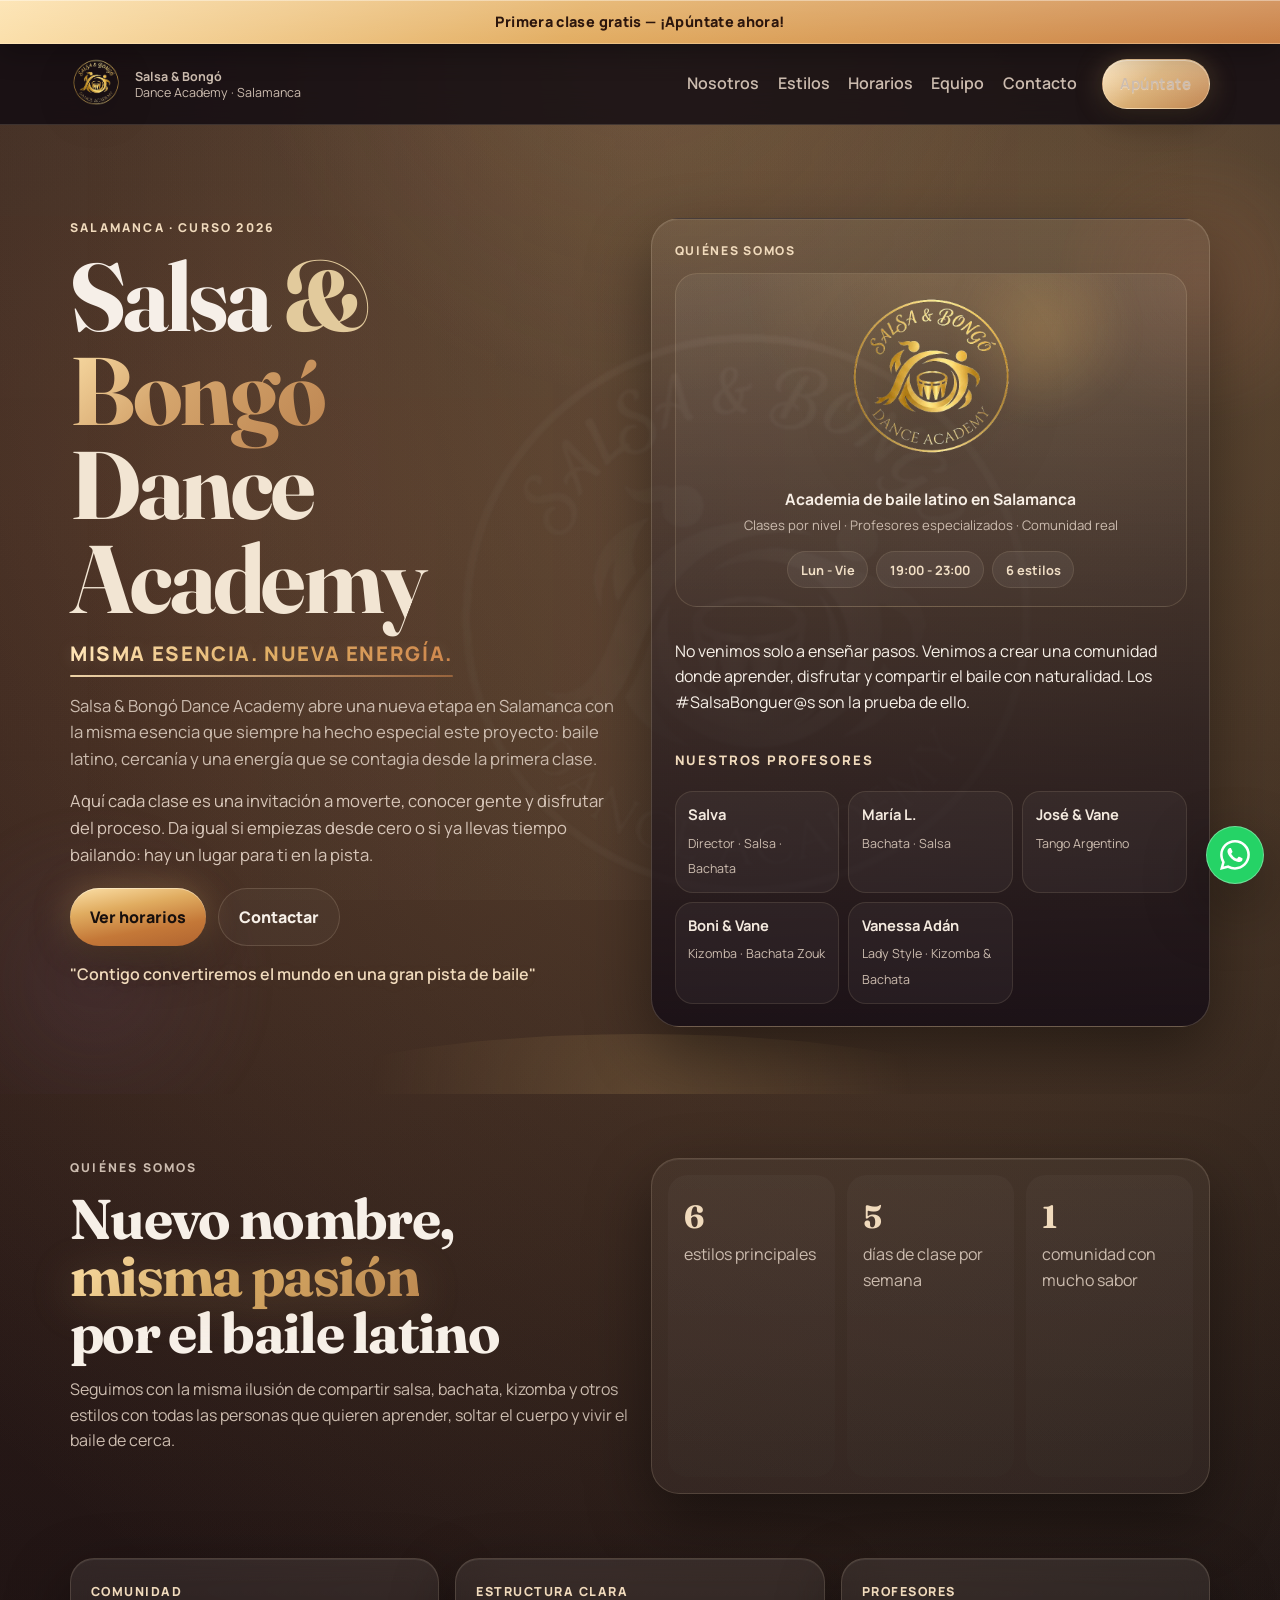
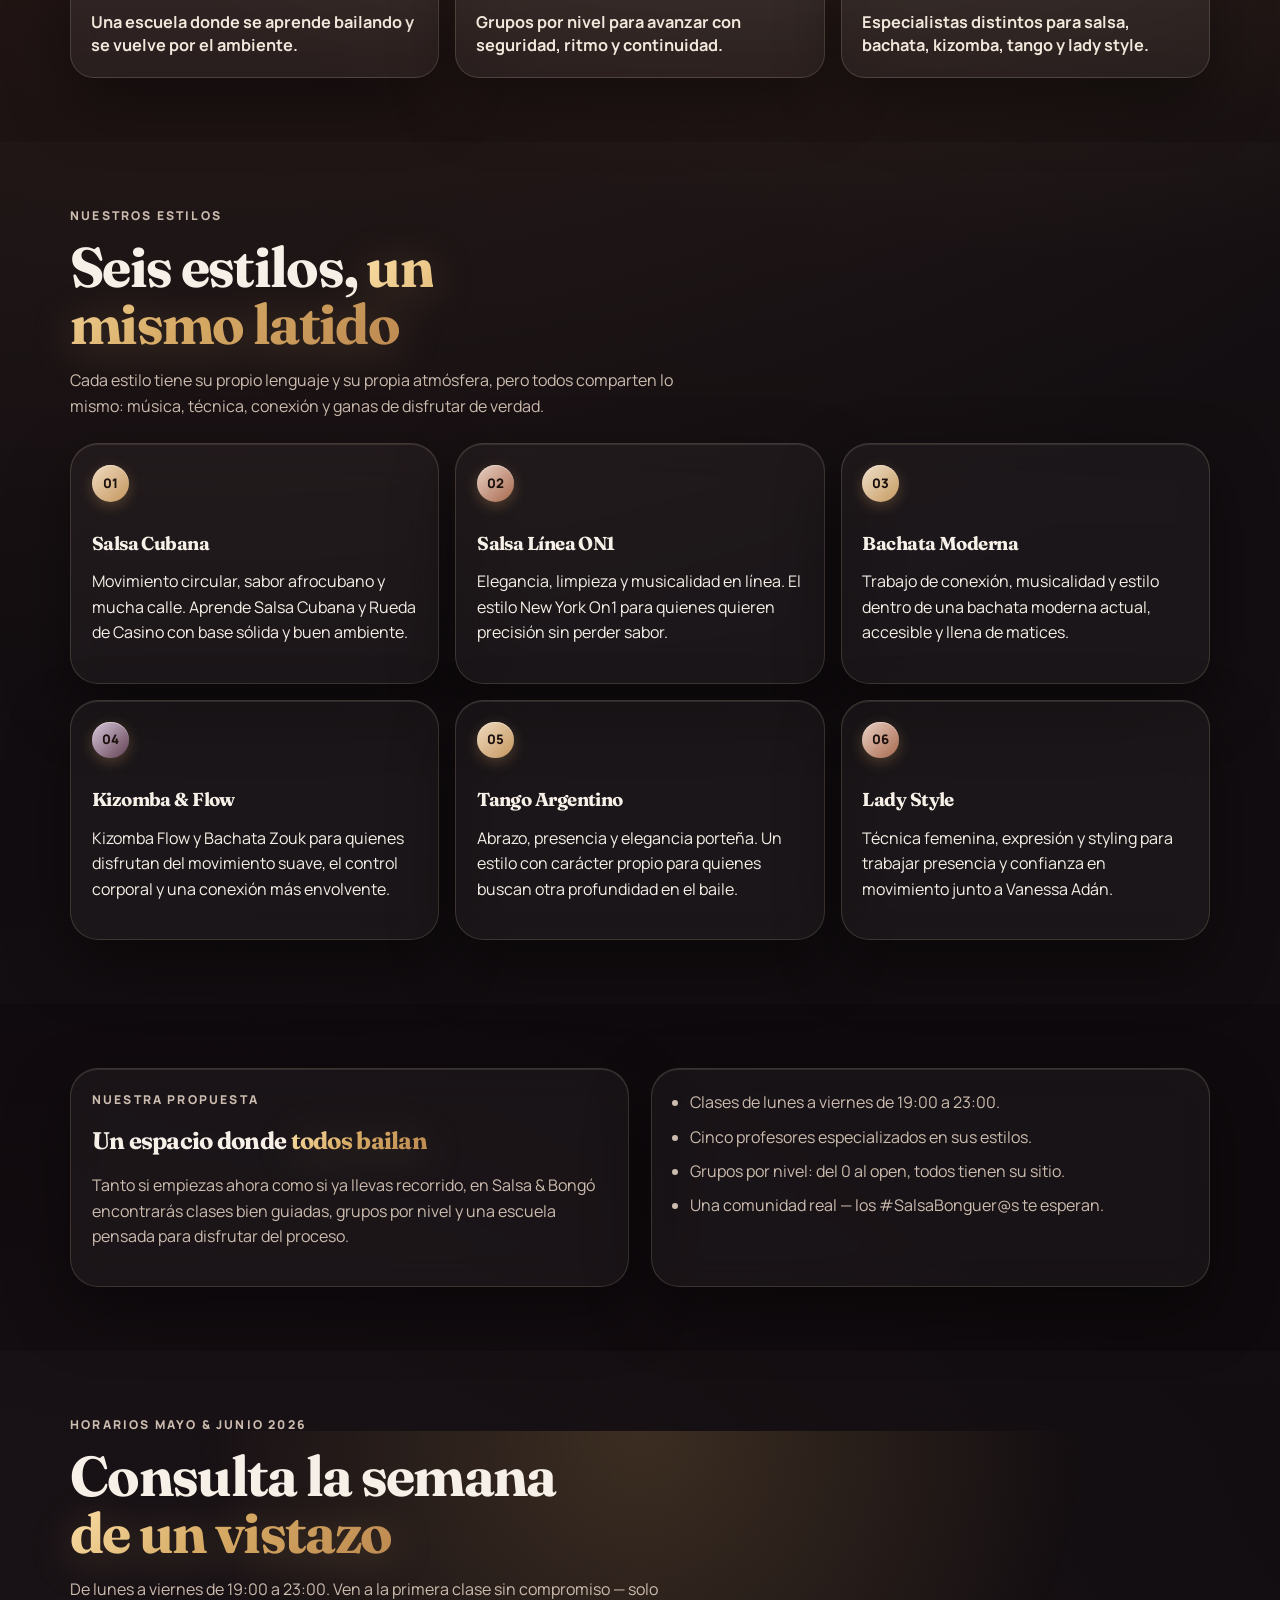
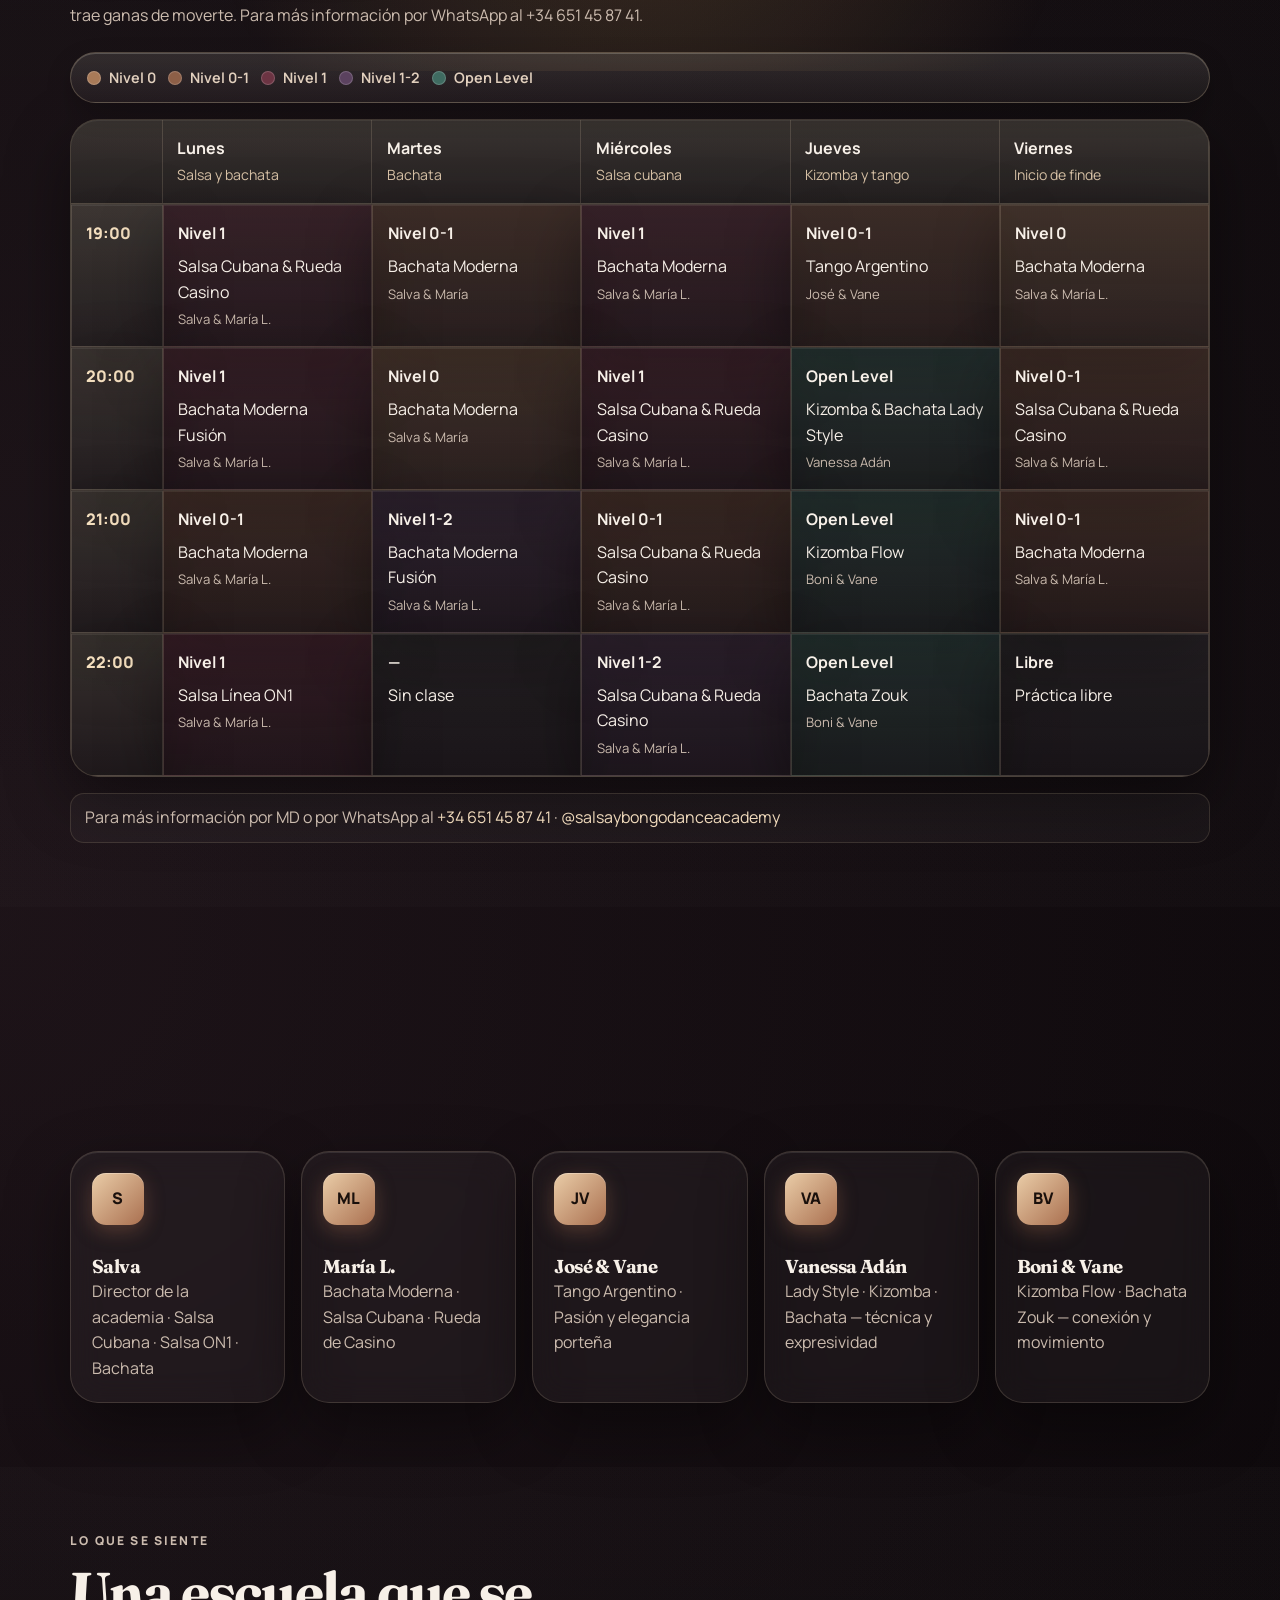
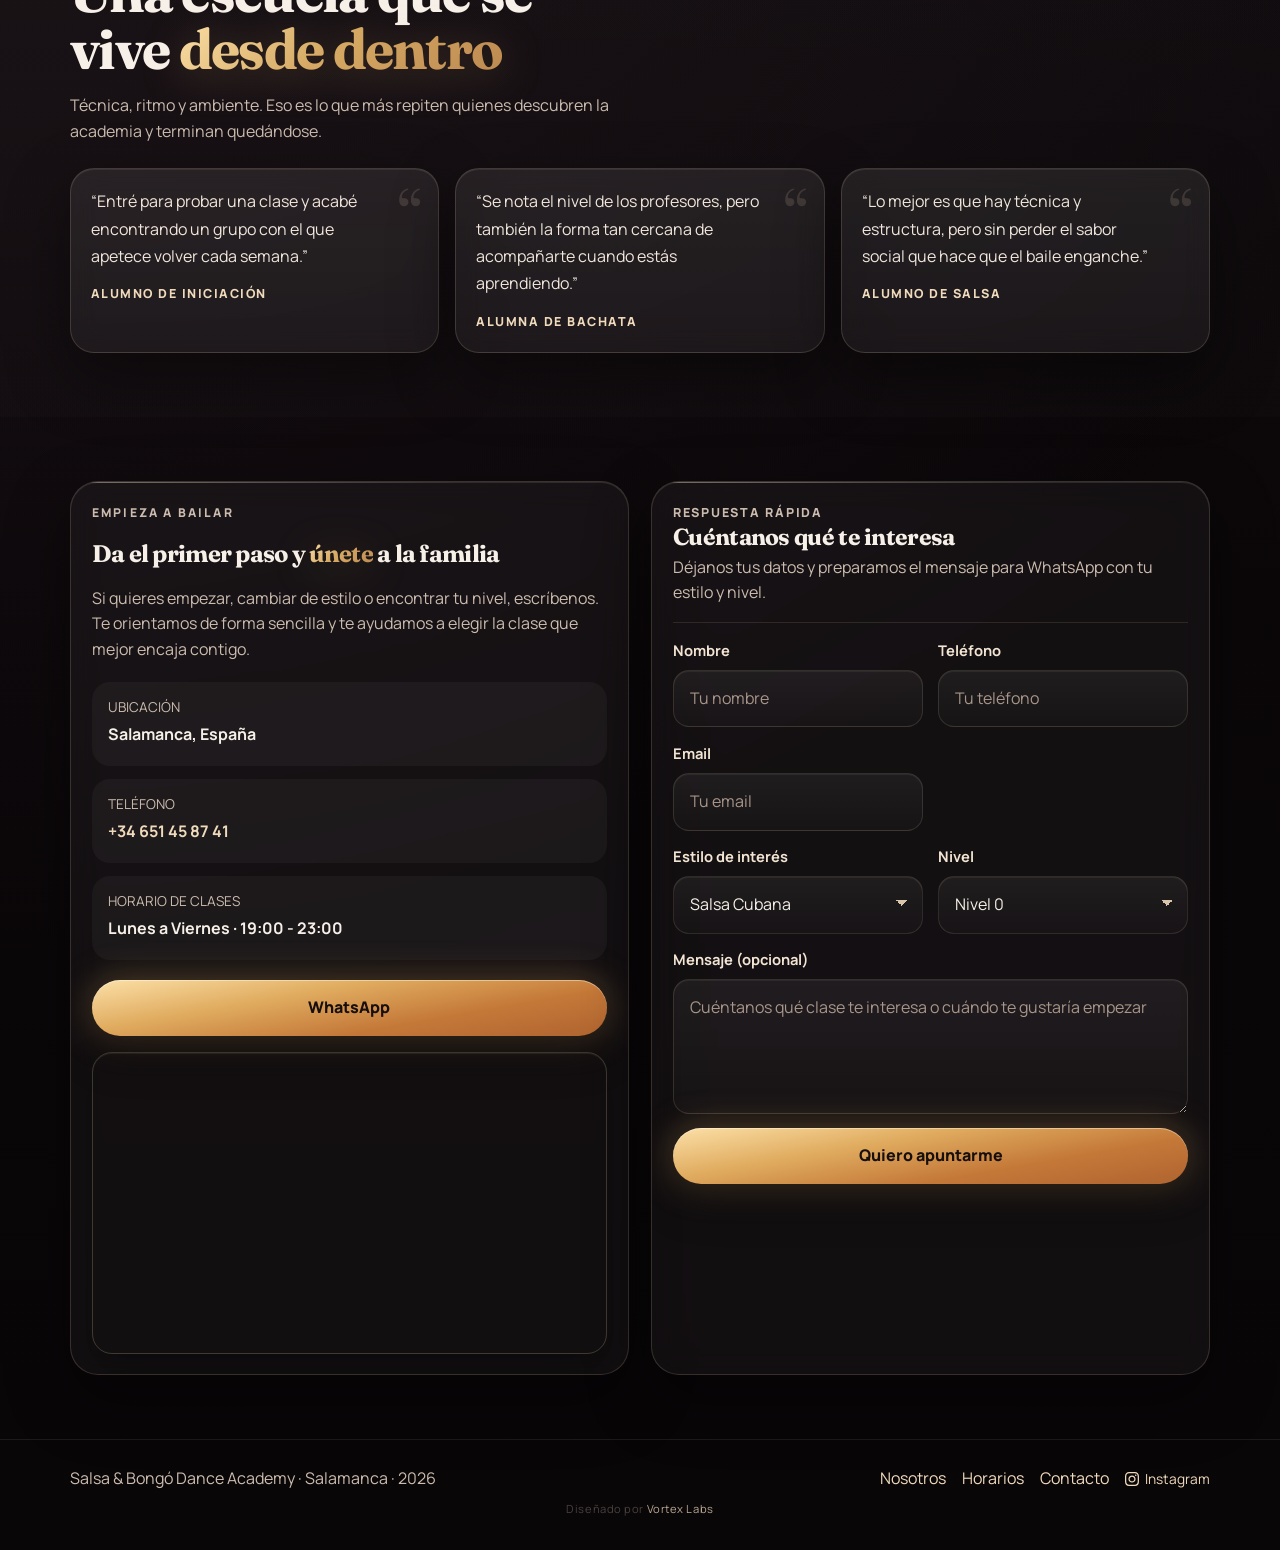
<file: index.html>
<!DOCTYPE html>
<html lang="es">
<head>
  <meta charset="UTF-8" />
  <meta name="viewport" content="width=device-width, initial-scale=1.0" />
  <title>Salsa &amp; Bongó Dance Academy | Salsa, Bachata y Kizomba en Salamanca</title>
  <meta
    name="description"
    content="Salsa &amp; Bongó Dance Academy en Salamanca. Clases de salsa cubana, salsa en línea, bachata, kizomba, tango argentino y lady style. Consulta horarios y reserva por WhatsApp."
  />
  <meta name="theme-color" content="#120d10" />
  <meta name="color-scheme" content="dark" />
  <meta property="og:title" content="Salsa &amp; Bongó Dance Academy" />
  <meta
    property="og:description"
    content="Nuevo nombre, misma esencia. Nueva energía. Escuela de baile latino en Salamanca con horarios reales, profesorado especializado y una comunidad que engancha."
  />
  <meta property="og:type" content="website" />
  <meta property="og:url" content="https://www.salsaybongodanceacademy.com/" />
  <meta property="og:site_name" content="Salsa &amp; Bongó Dance Academy" />
  <meta property="og:locale" content="es_ES" />
  <meta property="og:image" content="https://www.salsaybongodanceacademy.com/images/logo.png" />
  <meta property="og:image:url" content="https://www.salsaybongodanceacademy.com/images/logo.png" />
  <meta property="og:image:secure_url" content="https://www.salsaybongodanceacademy.com/images/logo.png" />
  <meta property="og:image:type" content="image/png" />
  <meta property="og:image:width" content="500" />
  <meta property="og:image:height" content="500" />
  <meta property="og:image:alt" content="Logo de Salsa y Bongó Dance Academy" />
  <meta name="twitter:card" content="summary_large_image" />
  <meta name="twitter:title" content="Salsa &amp; Bongó Dance Academy" />
  <meta
    name="twitter:description"
    content="Escuela de baile latino en Salamanca con horarios reales, profesorado especializado y una comunidad que engancha."
  />
  <meta name="twitter:image" content="https://www.salsaybongodanceacademy.com/images/logo.png" />
  <meta name="twitter:image:alt" content="Logo de Salsa y Bongó Dance Academy" />
  <link rel="canonical" href="https://www.salsaybongodanceacademy.com/" />
  <link rel="icon" type="image/png" sizes="32x32" href="favicon-32x32.png" />
  <link rel="icon" type="image/png" sizes="16x16" href="favicon-16x16.png" />
  <link rel="apple-touch-icon" sizes="180x180" href="apple-touch-icon.png" />
  <link rel="preconnect" href="https://fonts.googleapis.com" />
  <link rel="preconnect" href="https://fonts.gstatic.com" crossorigin />
  <link
    href="https://fonts.googleapis.com/css2?family=Fraunces:opsz,wght@9..144,600;9..144,700&family=Manrope:wght@400;500;600;700;800&display=swap"
    rel="stylesheet"
  />
  <link rel="stylesheet" href="styles.css" />
  <script type="application/ld+json">
    {
      "@context": "https://schema.org",
      "@type": "DanceSchool",
      "name": "Salsa & Bongó Dance Academy",
      "url": "https://www.salsaybongodanceacademy.com/",
      "telephone": "+34 651 45 87 41",
      "address": {
        "@type": "PostalAddress",
        "addressLocality": "Salamanca",
        "addressCountry": "ES"
      },
      "sameAs": [
        "https://www.instagram.com/salsaybongodanceacademy/"
      ]
    }
  </script>
</head>
<body id="top">
  <div class="site-shell">
    <a class="announcement-bar" href="#contacto">Primera clase gratis — ¡Apúntate ahora!</a>

    <header class="site-header">
      <div class="container header-inner">
        <a class="brand" href="#top" aria-label="Salsa y Bongó Dance Academy">
          <img class="brand-logo" src="images/logo.png" alt="Logo Salsa &amp; Bongó Dance Academy" />
          <span class="brand-copy">
            <strong>
              <span class="brand-salsa">Salsa</span>
              <span class="brand-and">&amp;</span>
              <span class="brand-bongo">Bongó</span>
            </strong>
            <span>Dance Academy · Salamanca</span>
          </span>
        </a>

        <button class="menu-toggle" id="menu-toggle" aria-expanded="false" aria-controls="site-nav" aria-label="Abrir menú">
          <span></span>
          <span></span>
          <span></span>
        </button>

        <nav class="site-nav" id="site-nav">
          <a href="#nosotros">Nosotros</a>
          <a href="#estilos">Estilos</a>
          <a href="#horarios">Horarios</a>
          <a href="#equipo">Equipo</a>
          <a href="#contacto">Contacto</a>
          <a class="header-cta" href="#contacto">Apúntate</a>
        </nav>
      </div>
    </header>

    <main>
      <section class="hero">
        <div class="orb orb-one"></div>
        <div class="orb orb-two"></div>

        <div class="container hero-grid">
          <div class="hero-copy reveal-up">
            <p class="eyebrow">SALAMANCA · CURSO 2026</p>
            <h1>
              <span class="hero-salsa">Salsa</span>
              <span class="hero-and">&amp;</span>
              <span class="hero-bongo">Bongó</span><br />
              <span class="hero-academy">Dance Academy</span>
            </h1>
            <p class="hero-tagline">MISMA ESENCIA. NUEVA ENERGÍA.</p>
            <p class="lead">
              Salsa &amp; Bongó Dance Academy abre una nueva etapa en Salamanca con la misma esencia que siempre ha hecho especial este proyecto: baile latino, cercanía y una energía que se contagia desde la primera clase.
            </p>
            <p class="lead secondary-lead">
              Aquí cada clase es una invitación a moverte, conocer gente y disfrutar del proceso. Da igual si empiezas desde cero o si ya llevas tiempo bailando: hay un lugar para ti en la pista.
            </p>

            <div class="hero-actions">
              <a class="button" href="#horarios">Ver horarios</a>
              <a class="button secondary" href="#contacto">Contactar</a>
            </div>

            <p class="hero-quote">&quot;Contigo convertiremos el mundo en una gran pista de baile&quot;</p>
          </div>

          <aside class="hero-panel reveal-up reveal-delay-1">
            <p class="panel-label">QUIÉNES SOMOS</p>
            <div class="hero-signature-stage">
              <div class="hero-stage-glow"></div>
              <img src="images/logo.png" alt="Emblema Salsa &amp; Bongó Dance Academy" />
              <div class="hero-stage-copy">
                <strong>Academia de baile latino en Salamanca</strong>
                <span>Clases por nivel · Profesores especializados · Comunidad real</span>
              </div>
              <div class="hero-stage-chips">
                <span>Lun - Vie</span>
                <span>19:00 - 23:00</span>
                <span>6 estilos</span>
              </div>
            </div>
            <div class="hero-highlights">
              <p>
                No venimos solo a enseñar pasos. Venimos a crear una comunidad donde aprender, disfrutar y compartir el baile con naturalidad. Los #SalsaBonguer@s son la prueba de ello.
              </p>
              <p class="hero-teachers-label">Nuestros profesores</p>
              <div class="hero-teachers">
                <article class="hero-teacher-card">
                  <strong>Salva</strong>
                  <span>Director · Salsa · Bachata</span>
                </article>
                <article class="hero-teacher-card">
                  <strong>María L.</strong>
                  <span>Bachata · Salsa</span>
                </article>
                <article class="hero-teacher-card">
                  <strong>José &amp; Vane</strong>
                  <span>Tango Argentino</span>
                </article>
                <article class="hero-teacher-card">
                  <strong>Boni &amp; Vane</strong>
                  <span>Kizomba · Bachata Zouk</span>
                </article>
                <article class="hero-teacher-card">
                  <strong>Vanessa Adán</strong>
                  <span>Lady Style · Kizomba &amp; Bachata</span>
                </article>
              </div>
            </div>
          </aside>
        </div>
      </section>

      <section class="section intro-section" id="nosotros">
        <div class="container intro-grid">
          <div class="section-heading reveal-up">
            <p class="eyebrow">QUIÉNES SOMOS</p>
            <h2>Nuevo nombre, <span class="heading-accent">misma pasión</span> por el baile latino</h2>
            <p>
              Seguimos con la misma ilusión de compartir salsa, bachata, kizomba y otros estilos con todas las personas que quieren aprender, soltar el cuerpo y vivir el baile de cerca.
            </p>
          </div>

          <div class="stats-card reveal-up reveal-delay-1">
            <div>
              <strong>6</strong>
              <span>estilos principales</span>
            </div>
            <div>
              <strong>5</strong>
              <span>días de clase por semana</span>
            </div>
            <div>
              <strong>1</strong>
              <span>comunidad con mucho sabor</span>
            </div>
          </div>
        </div>
      </section>

      <section class="section trust-strip-section">
        <div class="container trust-strip reveal-up">
          <article class="trust-item">
            <span class="trust-label">Comunidad</span>
            <strong>Una escuela donde se aprende bailando y se vuelve por el ambiente.</strong>
          </article>
          <article class="trust-item">
            <span class="trust-label">Estructura clara</span>
            <strong>Grupos por nivel para avanzar con seguridad, ritmo y continuidad.</strong>
          </article>
          <article class="trust-item">
            <span class="trust-label">Profesores</span>
            <strong>Especialistas distintos para salsa, bachata, kizomba, tango y lady style.</strong>
          </article>
        </div>
      </section>



      <section class="section section-alt" id="estilos">
        <div class="container">
          <div class="section-heading narrow reveal-up">
            <p class="eyebrow">NUESTROS ESTILOS</p>
            <h2>Seis estilos, <span class="heading-accent">un mismo latido</span></h2>
            <p>
              Cada estilo tiene su propio lenguaje y su propia atmósfera, pero todos comparten lo mismo: música, técnica, conexión y ganas de disfrutar de verdad.
            </p>
          </div>

          <div class="styles-grid">
            <article class="style-card accent-sand reveal-up">
              <span class="style-number">01</span>
              <h3>Salsa Cubana</h3>
              <p>Movimiento circular, sabor afrocubano y mucha calle. Aprende Salsa Cubana y Rueda de Casino con base sólida y buen ambiente.</p>
            </article>

            <article class="style-card accent-coral reveal-up reveal-delay-1">
              <span class="style-number">02</span>
              <h3>Salsa Línea ON1</h3>
              <p>Elegancia, limpieza y musicalidad en línea. El estilo New York On1 para quienes quieren precisión sin perder sabor.</p>
            </article>

            <article class="style-card accent-gold reveal-up reveal-delay-2">
              <span class="style-number">03</span>
              <h3>Bachata Moderna</h3>
              <p>Trabajo de conexión, musicalidad y estilo dentro de una bachata moderna actual, accesible y llena de matices.</p>
            </article>

            <article class="style-card accent-wine reveal-up">
              <span class="style-number">04</span>
              <h3>Kizomba &amp; Flow</h3>
              <p>Kizomba Flow y Bachata Zouk para quienes disfrutan del movimiento suave, el control corporal y una conexión más envolvente.</p>
            </article>

            <article class="style-card accent-sand reveal-up reveal-delay-1">
              <span class="style-number">05</span>
              <h3>Tango Argentino</h3>
              <p>Abrazo, presencia y elegancia porteña. Un estilo con carácter propio para quienes buscan otra profundidad en el baile.</p>
            </article>

            <article class="style-card accent-coral reveal-up reveal-delay-2">
              <span class="style-number">06</span>
              <h3>Lady Style</h3>
              <p>Técnica femenina, expresión y styling para trabajar presencia y confianza en movimiento junto a Vanessa Adán.</p>
            </article>
          </div>
        </div>
      </section>

      <section class="section offer-section">
        <div class="container offer-grid">
          <article class="offer-card reveal-up">
            <p class="eyebrow">NUESTRA PROPUESTA</p>
            <h2>Un espacio donde <span class="heading-accent">todos bailan</span></h2>
            <p>
              Tanto si empiezas ahora como si ya llevas recorrido, en Salsa &amp; Bongó encontrarás clases bien guiadas, grupos por nivel y una escuela pensada para disfrutar del proceso.
            </p>
          </article>

          <article class="offer-card reveal-up reveal-delay-1">
            <ul class="offer-list">
              <li>Clases de lunes a viernes de 19:00 a 23:00.</li>
              <li>Cinco profesores especializados en sus estilos.</li>
              <li>Grupos por nivel: del 0 al open, todos tienen su sitio.</li>
              <li>Una comunidad real — los #SalsaBonguer@s te esperan.</li>
            </ul>
          </article>
        </div>
      </section>

      <section class="section section-alt" id="horarios">
        <div class="container schedule-section">
          <div class="section-heading narrow reveal-up">
            <p class="eyebrow">HORARIOS MAYO &amp; JUNIO 2026</p>
            <h2>Consulta la semana <span class="heading-accent">de un vistazo</span></h2>
            <p>
              De lunes a viernes de 19:00 a 23:00. Ven a la primera clase sin compromiso — solo trae ganas de moverte. Para más información por WhatsApp al <a href="https://wa.me/34651458741" target="_blank" rel="noreferrer">+34 651 45 87 41</a>.
            </p>
          </div>

          <div class="schedule-legend reveal-up reveal-delay-1">
            <div class="legend-item"><span class="legend-color level-0"></span><span>Nivel 0</span></div>
            <div class="legend-item"><span class="legend-color level-01"></span><span>Nivel 0-1</span></div>
            <div class="legend-item"><span class="legend-color level-1"></span><span>Nivel 1</span></div>
            <div class="legend-item"><span class="legend-color level-12"></span><span>Nivel 1-2</span></div>
            <div class="legend-item"><span class="legend-color level-open"></span><span>Open Level</span></div>
          </div>

          <div class="schedule-toolbar" role="tablist" aria-label="Seleccionar día"></div>
          <div class="mobile-schedule" id="mobile-schedule"></div>

          <div class="desktop-schedule-wrap">
            <div class="desktop-schedule" id="desktop-schedule"></div>
          </div>

          <p class="schedule-note">
            Para más información por MD o por WhatsApp al <a href="https://wa.me/34651458741" target="_blank" rel="noreferrer">+34 651 45 87 41</a> ·
            <a href="https://www.instagram.com/salsaybongodanceacademy/" target="_blank" rel="noreferrer">@salsaybongodanceacademy</a>
          </p>
        </div>
      </section>

      <section class="section" id="equipo">
        <div class="container">
          <div class="section-heading narrow reveal-up">
            <p class="eyebrow">EL EQUIPO</p>
            <h2>Nuestros <span class="heading-accent">profesores</span></h2>
            <p>
              Un equipo que enseña con criterio, experiencia y cercanía para que cada clase tenga nivel, ritmo y una atmósfera que invita a volver.
            </p>
          </div>

          <div class="team-grid">
            <article class="team-card reveal-up">
              <div class="team-badge">S</div>
              <h3>Salva</h3>
              <p>Director de la academia · Salsa Cubana · Salsa ON1 · Bachata</p>
            </article>

            <article class="team-card reveal-up reveal-delay-1">
              <div class="team-badge">ML</div>
              <h3>María L.</h3>
              <p>Bachata Moderna · Salsa Cubana · Rueda de Casino</p>
            </article>

            <article class="team-card reveal-up reveal-delay-2">
              <div class="team-badge">JV</div>
              <h3>José &amp; Vane</h3>
              <p>Tango Argentino · Pasión y elegancia porteña</p>
            </article>

            <article class="team-card reveal-up reveal-delay-1">
              <div class="team-badge">VA</div>
              <h3>Vanessa Adán</h3>
              <p>Lady Style · Kizomba · Bachata — técnica y expresividad</p>
            </article>

            <article class="team-card reveal-up reveal-delay-2">
              <div class="team-badge">BV</div>
              <h3>Boni &amp; Vane</h3>
              <p>Kizomba Flow · Bachata Zouk — conexión y movimiento</p>
            </article>
          </div>
        </div>
      </section>

      <section class="section section-alt testimonials-section" id="opiniones">
        <div class="container">
          <div class="section-heading narrow reveal-up">
            <p class="eyebrow">LO QUE SE SIENTE</p>
            <h2>Una escuela que se vive <span class="heading-accent">desde dentro</span></h2>
            <p>
              Técnica, ritmo y ambiente. Eso es lo que más repiten quienes descubren la academia y terminan quedándose.
            </p>
          </div>

          <div class="testimonials-grid">
            <article class="testimonial-card reveal-up">
              <p class="testimonial-quote">“Entré para probar una clase y acabé encontrando un grupo con el que apetece volver cada semana.”</p>
              <span class="testimonial-meta">Alumno de iniciación</span>
            </article>

            <article class="testimonial-card reveal-up reveal-delay-1">
              <p class="testimonial-quote">“Se nota el nivel de los profesores, pero también la forma tan cercana de acompañarte cuando estás aprendiendo.”</p>
              <span class="testimonial-meta">Alumna de bachata</span>
            </article>

            <article class="testimonial-card reveal-up reveal-delay-2">
              <p class="testimonial-quote">“Lo mejor es que hay técnica y estructura, pero sin perder el sabor social que hace que el baile enganche.”</p>
              <span class="testimonial-meta">Alumno de salsa</span>
            </article>
          </div>
        </div>
      </section>

      <section class="section contact-section" id="contacto">
        <div class="container contact-layout">
          <article class="contact-panel reveal-up">
            <p class="eyebrow">EMPIEZA A BAILAR</p>
            <h2>Da el primer paso y <span class="heading-accent">únete</span> a la familia</h2>
            <p>
              Si quieres empezar, cambiar de estilo o encontrar tu nivel, escríbenos. Te orientamos de forma sencilla y te ayudamos a elegir la clase que mejor encaja contigo.
            </p>

            <div class="contact-points">
              <div>
                <span>UBICACIÓN</span>
                <strong>Salamanca, España</strong>
              </div>
              <div>
                <span>TELÉFONO</span>
                <strong><a href="https://wa.me/34651458741" target="_blank" rel="noreferrer">+34 651 45 87 41</a></strong>
              </div>
              <div>
                <span>HORARIO DE CLASES</span>
                <strong>Lunes a Viernes · 19:00 - 23:00</strong>
              </div>
            </div>

            <div class="contact-links">
              <a class="button" href="https://wa.me/34651458741" target="_blank" rel="noreferrer">WhatsApp</a>
            </div>

            <div class="map-embed-wrap" aria-label="Mapa de Salamanca, España">
              <iframe src="https://www.google.com/maps?q=Salamanca,+España&output=embed" width="100%" height="300" style="border:0;" allowfullscreen="" loading="lazy"></iframe>
            </div>
          </article>

          <article class="form-panel reveal-up reveal-delay-1">
            <div class="form-intro">
              <p class="form-kicker">Respuesta rápida</p>
              <h3>Cuéntanos qué te interesa</h3>
              <p>Déjanos tus datos y preparamos el mensaje para WhatsApp con tu estilo y nivel.</p>
            </div>
            <form id="contact-form" class="contact-form">
              <label>
                <span>Nombre</span>
                <input type="text" id="name" name="name" placeholder="Tu nombre" required />
              </label>

              <label>
                <span>Teléfono</span>
                <input type="tel" id="phone" name="phone" placeholder="Tu teléfono" required />
              </label>

              <label>
                <span>Email</span>
                <input type="email" id="email" name="email" placeholder="Tu email" />
              </label>

              <div class="form-row form-row-split full-width">
                <label>
                  <span>Estilo de interés</span>
                  <select id="style" name="style">
                    <option value="Salsa Cubana">Salsa Cubana</option>
                    <option value="Salsa Línea ON1">Salsa Línea ON1</option>
                    <option value="Bachata Moderna">Bachata Moderna</option>
                    <option value="Kizomba &amp; Flow">Kizomba &amp; Flow</option>
                    <option value="Tango Argentino">Tango Argentino</option>
                    <option value="Lady Style">Lady Style</option>
                  </select>
                </label>

                <label>
                  <span>Nivel</span>
                  <select id="level" name="level">
                    <option value="Nivel 0">Nivel 0</option>
                    <option value="Nivel 0-1">Nivel 0-1</option>
                    <option value="Nivel 1">Nivel 1</option>
                    <option value="Nivel 1-2">Nivel 1-2</option>
                    <option value="Open Level">Open Level</option>
                  </select>
                </label>
              </div>

              <label class="full-width">
                <span>Mensaje (opcional)</span>
                <textarea id="message" name="message" rows="4" placeholder="Cuéntanos qué clase te interesa o cuándo te gustaría empezar"></textarea>
              </label>

              <button class="button full-width" type="submit">Quiero apuntarme</button>
            </form>
          </article>
        </div>
      </section>
    </main>

    <a class="floating-wa" href="https://wa.me/34651458741?text=Hola%20Salsa%20%26%20Bong%C3%B3%20Dance%20Academy%2C%20quiero%20m%C3%A1s%20informaci%C3%B3n%20sobre%20las%20clases." target="_blank" rel="noreferrer" aria-label="Abrir WhatsApp"><svg class="wa-icon" viewBox="0 0 16 16" aria-hidden="true" focusable="false"><path fill="currentColor" d="M13.601 2.326A7.85 7.85 0 0 0 7.994 0C3.627 0 .068 3.558.064 7.926c0 1.399.366 2.76 1.057 3.965L0 16l4.204-1.102a7.9 7.9 0 0 0 3.79.965h.004c4.368 0 7.926-3.558 7.93-7.93A7.9 7.9 0 0 0 13.6 2.326zM7.994 14.521a6.6 6.6 0 0 1-3.356-.92l-.24-.144-2.494.654.666-2.433-.156-.251a6.56 6.56 0 0 1-1.007-3.505c0-3.626 2.957-6.584 6.591-6.584a6.56 6.56 0 0 1 4.66 1.931 6.56 6.56 0 0 1 1.928 4.66c-.004 3.639-2.961 6.592-6.592 6.592m3.615-4.934c-.197-.099-1.17-.578-1.353-.646-.182-.065-.315-.099-.445.099-.133.197-.513.646-.627.775-.114.133-.232.148-.43.05-.197-.1-.836-.308-1.592-.985-.59-.525-.985-1.175-1.103-1.372-.114-.198-.011-.304.088-.403.087-.088.197-.232.296-.346.1-.114.133-.198.198-.33.065-.134.034-.248-.015-.347-.05-.099-.445-1.076-.612-1.47-.16-.389-.323-.335-.445-.34-.114-.007-.247-.007-.38-.007a.73.73 0 0 0-.529.247c-.182.198-.691.677-.691 1.654s.71 1.916.81 2.049c.098.133 1.394 2.132 3.383 2.992.47.205.84.326 1.129.418.475.152.904.129 1.246.08.38-.058 1.171-.48 1.338-.943.164-.464.164-.86.114-.943-.049-.084-.182-.133-.38-.232" /></svg></a>

    <footer class="site-footer">
      <div class="container footer-inner">
        <p class="footer-meta">Salsa &amp; Bongó Dance Academy · Salamanca · <span id="year"></span></p>
        <nav class="footer-nav">
          <a href="#nosotros">Nosotros</a>
          <a href="#horarios">Horarios</a>
          <a href="#contacto">Contacto</a>
          <a class="footer-ig-link" href="https://www.instagram.com/salsaybongodanceacademy/" target="_blank" rel="noreferrer" aria-label="Síguenos en Instagram">
            <svg width="14" height="14" viewBox="0 0 24 24" fill="currentColor" aria-hidden="true"><path d="M12 2.163c3.204 0 3.584.012 4.85.07 3.252.148 4.771 1.691 4.919 4.919.058 1.265.069 1.645.069 4.849 0 3.205-.012 3.584-.069 4.849-.149 3.225-1.664 4.771-4.919 4.919-1.266.058-1.644.07-4.85.07-3.204 0-3.584-.012-4.849-.07-3.26-.149-4.771-1.699-4.919-4.92-.058-1.265-.07-1.644-.07-4.849 0-3.204.013-3.583.07-4.849.149-3.227 1.664-4.771 4.919-4.919 1.266-.057 1.645-.069 4.849-.069zm0-2.163c-3.259 0-3.667.014-4.947.072-4.358.2-6.78 2.618-6.98 6.98-.059 1.281-.073 1.689-.073 4.948 0 3.259.014 3.668.072 4.948.2 4.358 2.618 6.78 6.98 6.98 1.281.058 1.689.072 4.948.072 3.259 0 3.668-.014 4.948-.072 4.354-.2 6.782-2.618 6.979-6.98.059-1.28.073-1.689.073-4.948 0-3.259-.014-3.667-.072-4.947-.196-4.354-2.617-6.78-6.979-6.98-1.281-.059-1.69-.073-4.949-.073zm0 5.838c-3.403 0-6.162 2.759-6.162 6.162s2.759 6.163 6.162 6.163 6.162-2.759 6.162-6.163c0-3.403-2.759-6.162-6.162-6.162zm0 10.162c-2.209 0-4-1.79-4-4 0-2.209 1.791-4 4-4s4 1.791 4 4c0 2.21-1.791 4-4 4zm6.406-11.845c-.796 0-1.441.645-1.441 1.44s.645 1.44 1.441 1.44c.795 0 1.439-.645 1.439-1.44s-.644-1.44-1.439-1.44z"/></svg>
            Instagram
          </a>
        </nav>
        <p class="footer-credit"><span>Diseñado por</span> <a href="https://vortexlabs.ch" target="_blank" rel="noopener noreferrer">Vortex Labs</a></p>
      </div>
    </footer>
  </div>

  <script src="script.js"></script>
</body>
</html>
</file>
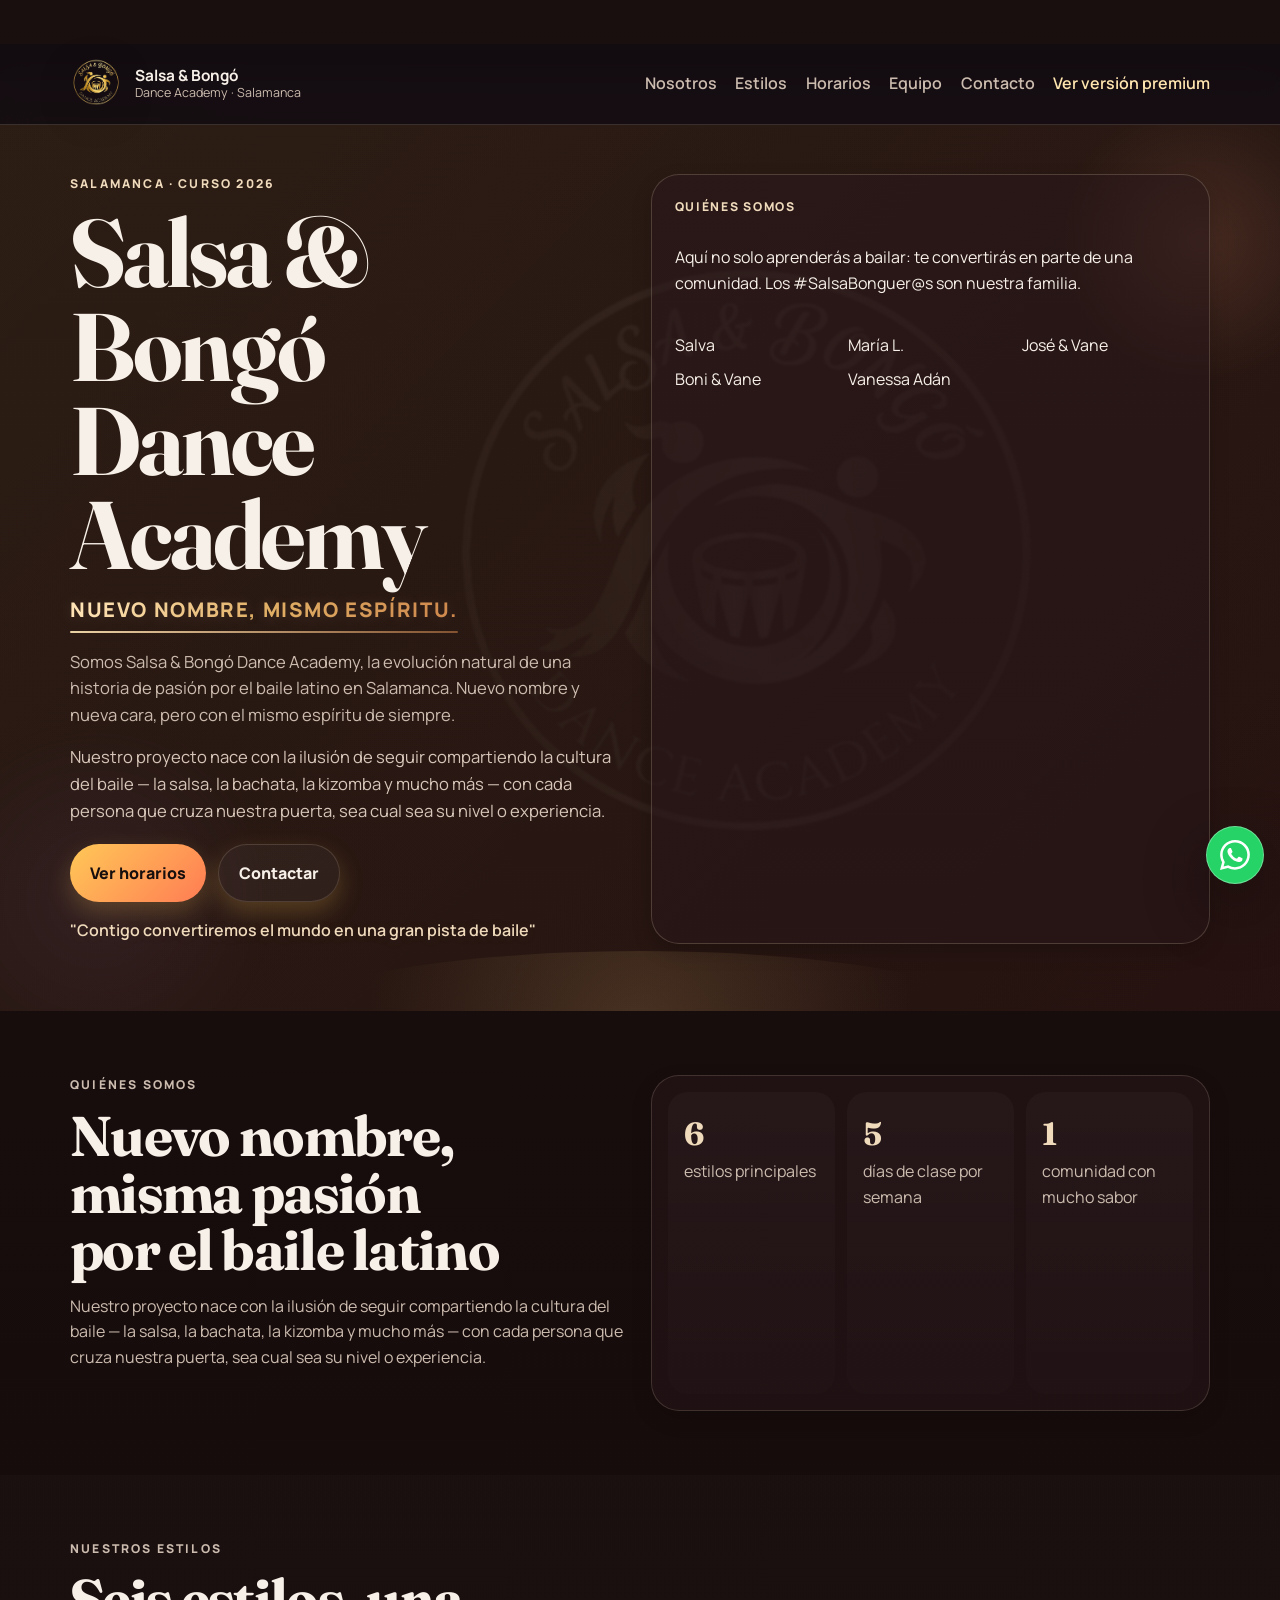
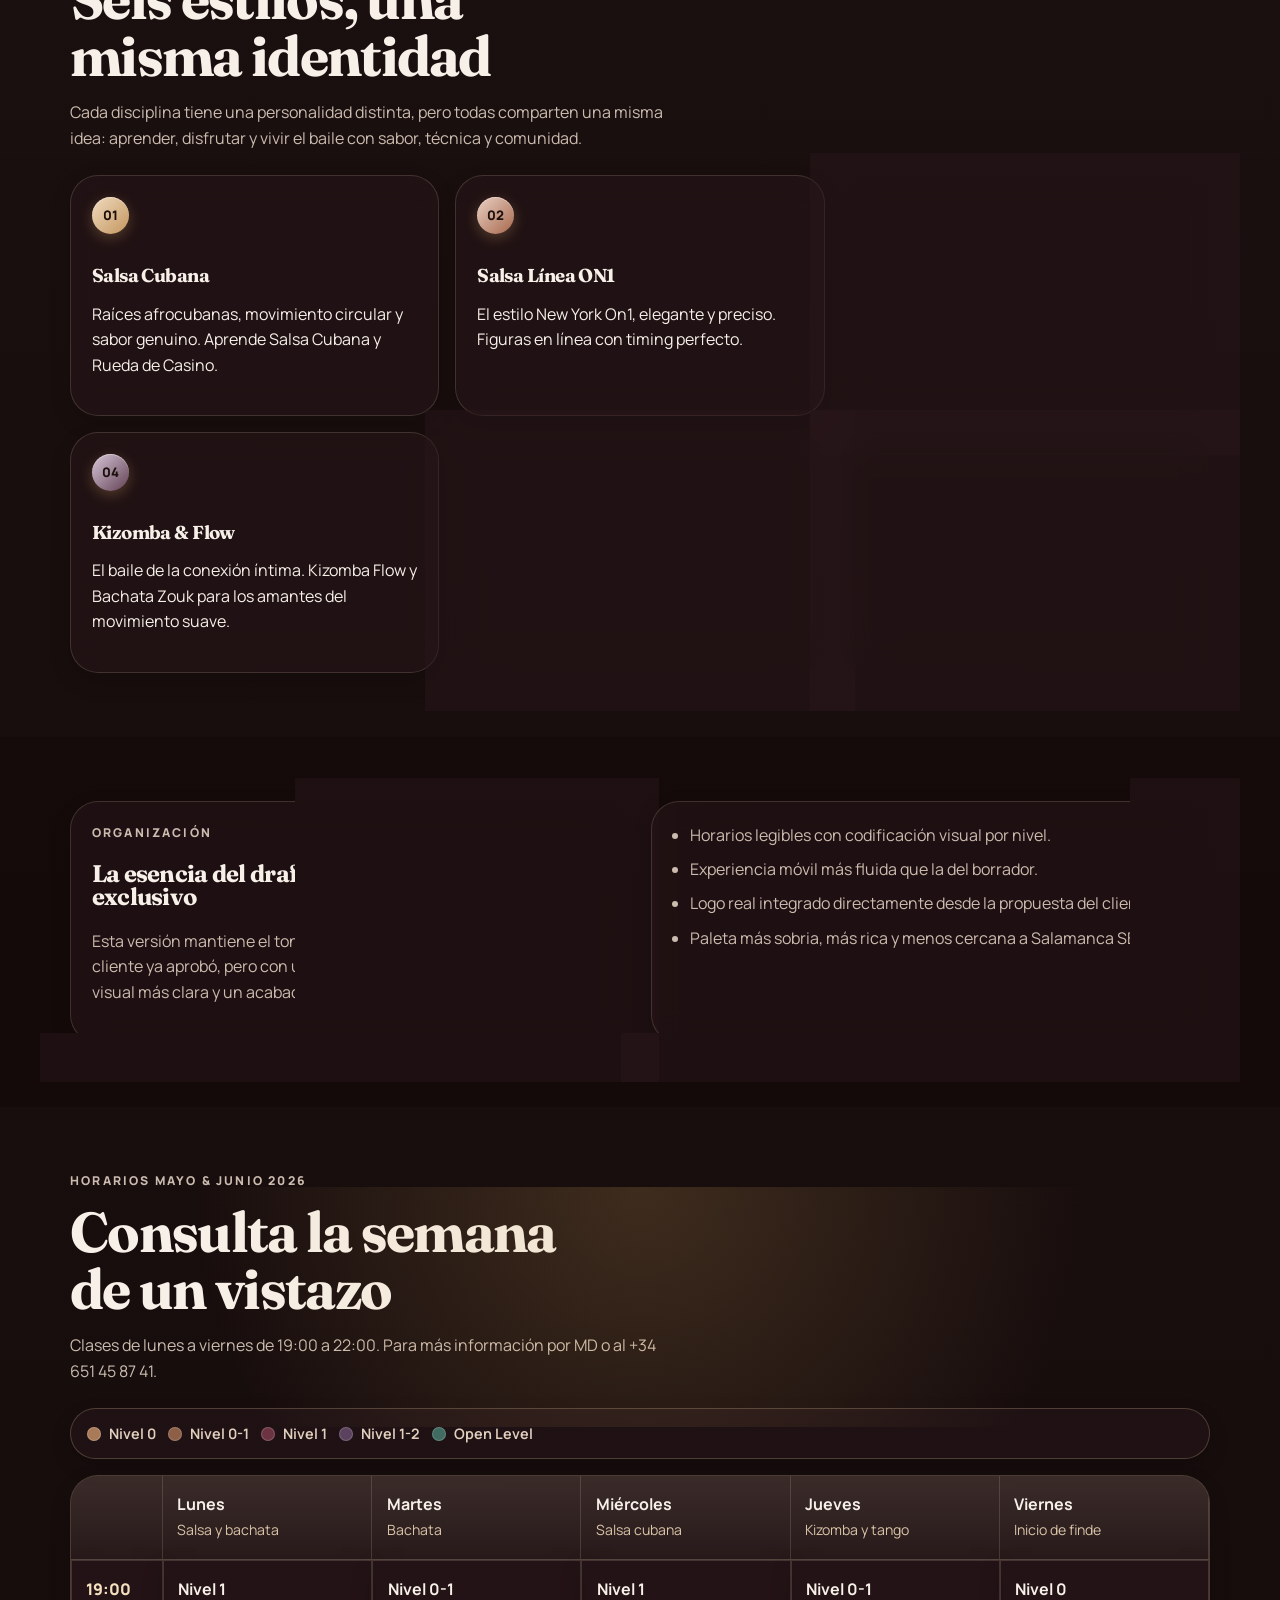
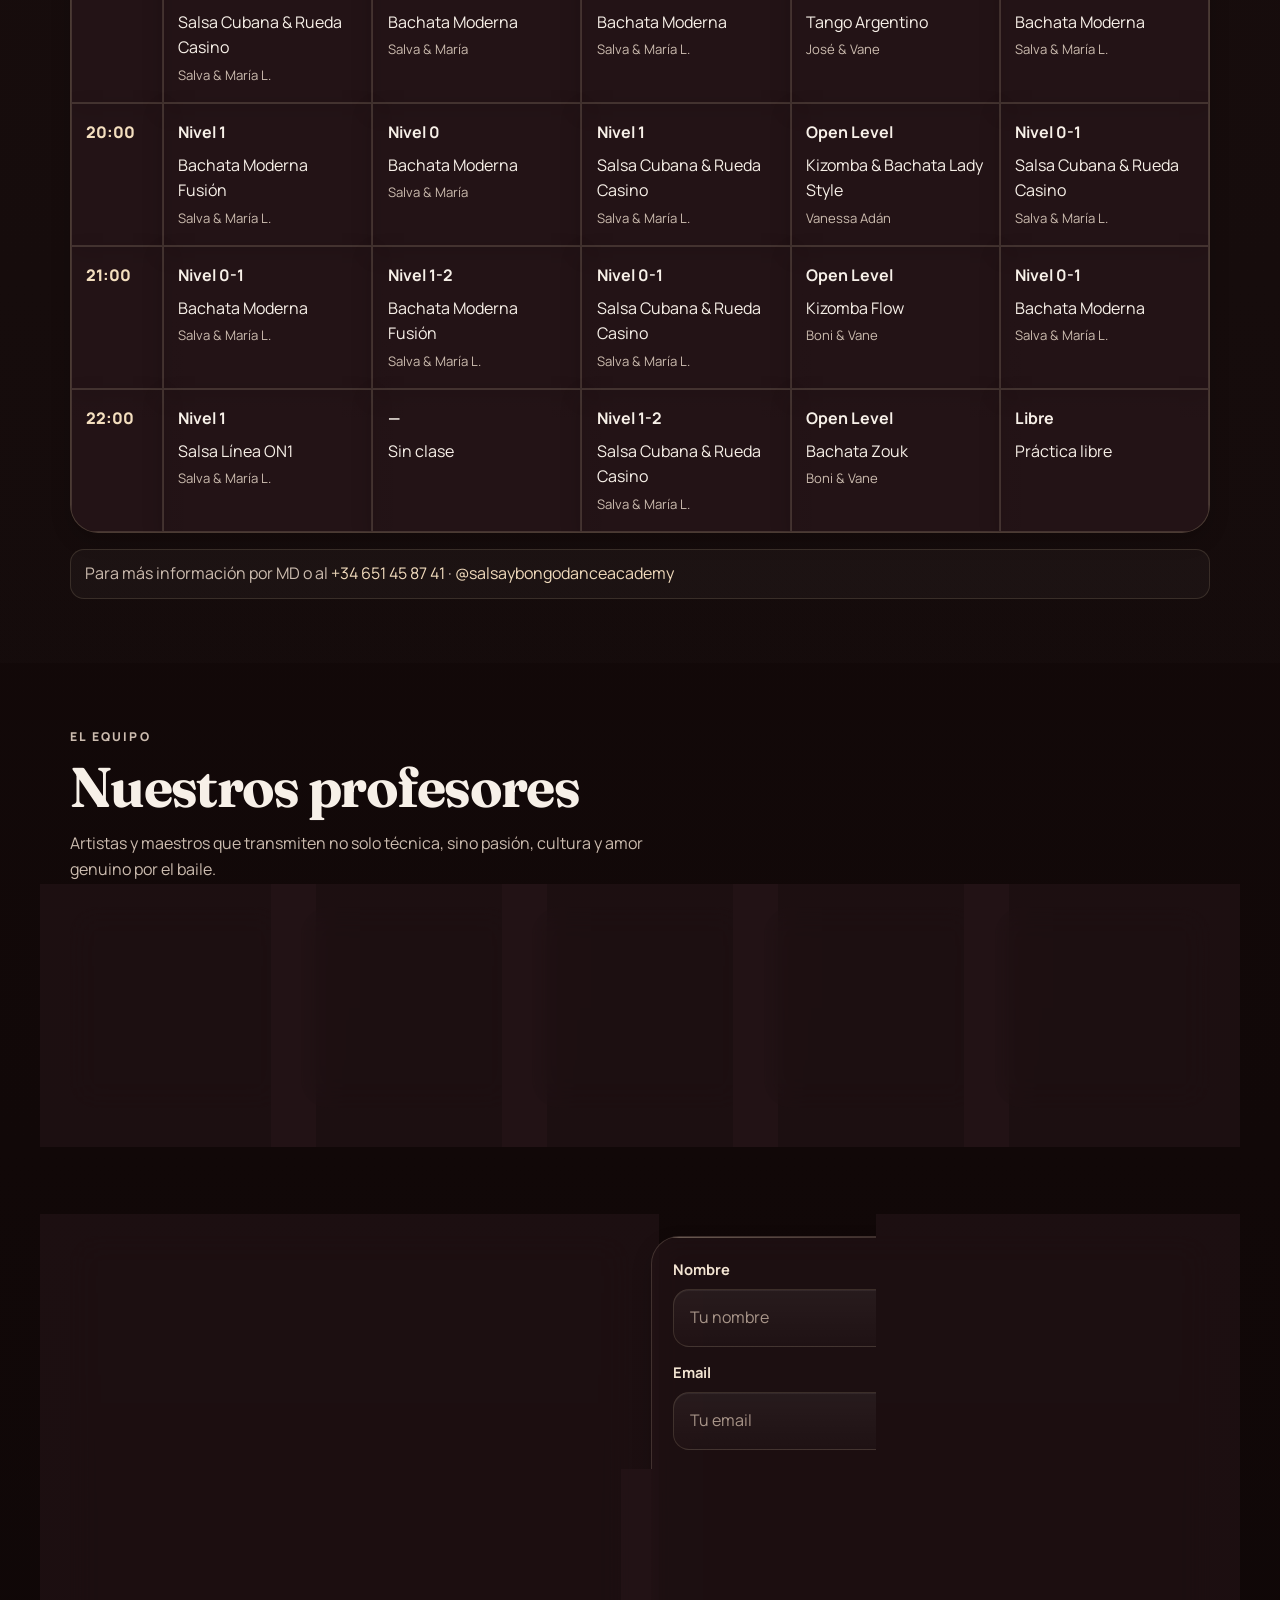
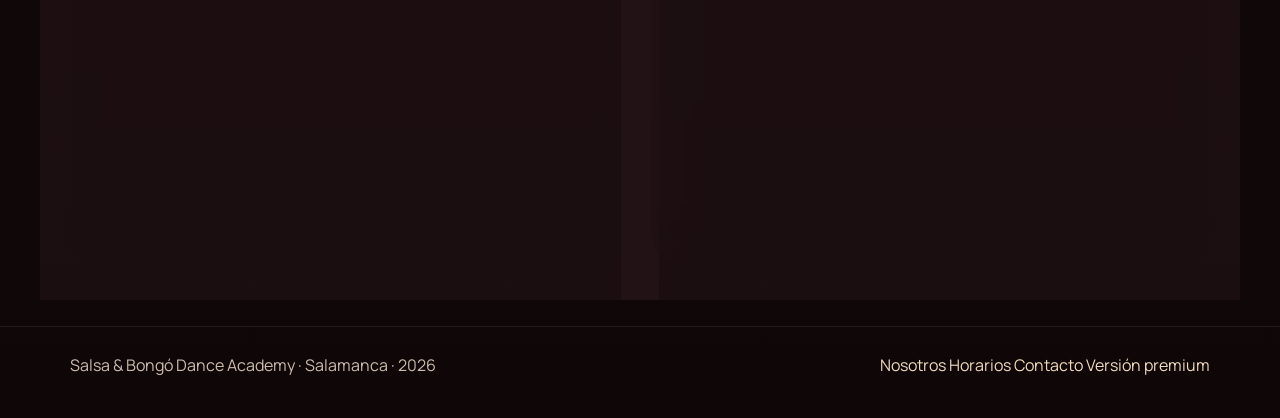
<file: draft.html>
<!DOCTYPE html>
<html lang="es">
<head>
  <meta charset="UTF-8" />
  <meta name="viewport" content="width=device-width, initial-scale=1.0" />
  <title>Salsa &amp; Bongó Dance Academy | Versión cercana al draft</title>
  <meta
    name="description"
    content="Salsa &amp; Bongó Dance Academy en Salamanca. Clases de salsa cubana, salsa en línea, bachata, kizomba, tango argentino y lady style. Consulta horarios y reserva por WhatsApp."
  />
  <meta name="theme-color" content="#1a0f0f" />
  <meta property="og:title" content="Salsa &amp; Bongó Dance Academy" />
  <meta
    property="og:description"
    content="Nuevo nombre, mismo espíritu. Escuela de baile latino en Salamanca con horarios reales, profesorado especializado y una comunidad que engancha."
  />
  <meta property="og:type" content="website" />
  <meta property="og:url" content="https://www.salsaybongodanceacademy.com/" />
  <meta name="twitter:card" content="summary_large_image" />
  <link rel="icon" type="image/png" sizes="32x32" href="favicon-32x32.png" />
  <link rel="icon" type="image/png" sizes="16x16" href="favicon-16x16.png" />
  <link rel="apple-touch-icon" sizes="180x180" href="apple-touch-icon.png" />
  <link rel="preconnect" href="https://fonts.googleapis.com" />
  <link rel="preconnect" href="https://fonts.gstatic.com" crossorigin />
  <link
    href="https://fonts.googleapis.com/css2?family=Fraunces:opsz,wght@9..144,600;9..144,700&family=Manrope:wght@400;500;600;700;800&display=swap"
    rel="stylesheet"
  />
  <link rel="stylesheet" href="styles.css" />
  <link rel="stylesheet" href="draft-theme.css" />
</head>
<body id="top" class="draft-variant">
  <div class="site-shell">
    <header class="site-header">
      <div class="container header-inner">
        <a class="brand" href="#top" aria-label="Salsa y Bongó Dance Academy">
          <img class="brand-logo" src="images/logo.png" alt="Logo Salsa &amp; Bongó Dance Academy" />
          <span class="brand-copy">
            <strong>Salsa &amp; Bongó</strong>
            <span>Dance Academy · Salamanca</span>
          </span>
        </a>

        <button class="menu-toggle" id="menu-toggle" aria-expanded="false" aria-controls="site-nav" aria-label="Abrir menú">
          <span></span>
          <span></span>
          <span></span>
        </button>

        <nav class="site-nav" id="site-nav">
          <a href="#nosotros">Nosotros</a>
          <a href="#estilos">Estilos</a>
          <a href="#horarios">Horarios</a>
          <a href="#equipo">Equipo</a>
          <a href="#contacto">Contacto</a>
          <a class="variant-link" href="index.html">Ver versión premium</a>
        </nav>
      </div>
    </header>

    <main>
      <section class="hero">
        <div class="orb orb-one"></div>
        <div class="orb orb-two"></div>

        <div class="container hero-grid">
          <div class="hero-copy reveal-up">
            <p class="eyebrow">SALAMANCA · CURSO 2026</p>
            <h1>Salsa &amp; Bongó<br />Dance Academy</h1>
            <p class="hero-tagline">Nuevo nombre, mismo espíritu.</p>
            <p class="lead">
              Somos Salsa &amp; Bongó Dance Academy, la evolución natural de una historia de pasión por el baile latino en Salamanca. Nuevo nombre y nueva cara, pero con el mismo espíritu de siempre.
            </p>
            <p class="lead secondary-lead">
              Nuestro proyecto nace con la ilusión de seguir compartiendo la cultura del baile — la salsa, la bachata, la kizomba y mucho más — con cada persona que cruza nuestra puerta, sea cual sea su nivel o experiencia.
            </p>

            <div class="hero-actions">
              <a class="button" href="#horarios">Ver horarios</a>
              <a class="button secondary" href="#contacto">Contactar</a>
            </div>

            <p class="hero-quote">&quot;Contigo convertiremos el mundo en una gran pista de baile&quot;</p>
          </div>

          <aside class="hero-panel reveal-up reveal-delay-1">
            <p class="panel-label">QUIÉNES SOMOS</p>
            <div class="hero-highlights">
              <p>
                Aquí no solo aprenderás a bailar: te convertirás en parte de una comunidad. Los #SalsaBonguer@s son nuestra familia.
              </p>
              <div class="hero-teachers">
                <span>Salva</span>
                <span>María L.</span>
                <span>José &amp; Vane</span>
                <span>Boni &amp; Vane</span>
                <span>Vanessa Adán</span>
              </div>
            </div>
          </aside>
        </div>
      </section>

      <section class="section intro-section" id="nosotros">
        <div class="container intro-grid">
          <div class="section-heading reveal-up">
            <p class="eyebrow">QUIÉNES SOMOS</p>
            <h2>Nuevo nombre, misma pasión por el baile latino</h2>
            <p>
              Nuestro proyecto nace con la ilusión de seguir compartiendo la cultura del baile — la salsa, la bachata, la kizomba y mucho más — con cada persona que cruza nuestra puerta, sea cual sea su nivel o experiencia.
            </p>
          </div>

          <div class="stats-card reveal-up reveal-delay-1">
            <div>
              <strong>6</strong>
              <span>estilos principales</span>
            </div>
            <div>
              <strong>5</strong>
              <span>días de clase por semana</span>
            </div>
            <div>
              <strong>1</strong>
              <span>comunidad con mucho sabor</span>
            </div>
          </div>
        </div>
      </section>

      <section class="section logo-showcase-section">
        <div class="container">
          <div class="logo-showcase reveal-up">
            <div class="logo-showcase-copy">
              <p class="eyebrow">IDENTIDAD</p>
              <h2>Un símbolo más presente en la experiencia</h2>
              <p>
                El borrador original daba bastante peso al logo. Aquí lo mantenemos como pieza protagonista, pero con una puesta en escena más limpia y más premium.
              </p>
            </div>
            <div class="logo-showcase-art">
              <img src="images/logo.png" alt="Logo Salsa &amp; Bongó Dance Academy" />
            </div>
          </div>
        </div>
      </section>

      <section class="section section-alt" id="estilos">
        <div class="container">
          <div class="section-heading narrow reveal-up">
            <p class="eyebrow">NUESTROS ESTILOS</p>
            <h2>Seis estilos, una misma identidad</h2>
            <p>
              Cada disciplina tiene una personalidad distinta, pero todas comparten una misma idea: aprender, disfrutar y vivir el baile con sabor, técnica y comunidad.
            </p>
          </div>

          <div class="styles-grid">
            <article class="style-card accent-sand reveal-up">
              <span class="style-number">01</span>
              <h3>Salsa Cubana</h3>
              <p>Raíces afrocubanas, movimiento circular y sabor genuino. Aprende Salsa Cubana y Rueda de Casino.</p>
            </article>

            <article class="style-card accent-coral reveal-up reveal-delay-1">
              <span class="style-number">02</span>
              <h3>Salsa Línea ON1</h3>
              <p>El estilo New York On1, elegante y preciso. Figuras en línea con timing perfecto.</p>
            </article>

            <article class="style-card accent-gold reveal-up reveal-delay-2">
              <span class="style-number">03</span>
              <h3>Bachata Moderna</h3>
              <p>Fusión de estilos modernos y sensual. Expresión, conexión y musicalidad en cada paso.</p>
            </article>

            <article class="style-card accent-wine reveal-up">
              <span class="style-number">04</span>
              <h3>Kizomba &amp; Flow</h3>
              <p>El baile de la conexión íntima. Kizomba Flow y Bachata Zouk para los amantes del movimiento suave.</p>
            </article>

            <article class="style-card accent-sand reveal-up reveal-delay-1">
              <span class="style-number">05</span>
              <h3>Tango Argentino</h3>
              <p>Pasión, drama y elegancia porteña. Una experiencia única que va más allá del baile.</p>
            </article>

            <article class="style-card accent-coral reveal-up reveal-delay-2">
              <span class="style-number">06</span>
              <h3>Lady Style</h3>
              <p>Técnica femenina, styling y expresividad. Clases especiales con Vanessa Adán.</p>
            </article>
          </div>
        </div>
      </section>

      <section class="section offer-section">
        <div class="container offer-grid">
          <article class="offer-card reveal-up">
            <p class="eyebrow">ORGANIZACIÓN</p>
            <h2>La esencia del draft, con un acabado más exclusivo</h2>
            <p>
              Esta versión mantiene el tono, el contenido y la estructura que el cliente ya aprobó, pero con una ejecución más pulida, una jerarquía visual más clara y un acabado más premium.
            </p>
          </article>

          <article class="offer-card reveal-up reveal-delay-1">
            <ul class="offer-list">
              <li>Horarios legibles con codificación visual por nivel.</li>
              <li>Experiencia móvil más fluida que la del borrador.</li>
              <li>Logo real integrado directamente desde la propuesta del cliente.</li>
              <li>Paleta más sobria, más rica y menos cercana a Salamanca SBK.</li>
            </ul>
          </article>
        </div>
      </section>

      <section class="section section-alt" id="horarios">
        <div class="container schedule-section">
          <div class="section-heading narrow reveal-up">
            <p class="eyebrow">HORARIOS MAYO &amp; JUNIO 2026</p>
            <h2>Consulta la semana de un vistazo</h2>
            <p>
              Clases de lunes a viernes de 19:00 a 22:00. Para más información por MD o al <a href="tel:+34651458741">+34 651 45 87 41</a>.
            </p>
          </div>

          <div class="schedule-legend reveal-up reveal-delay-1">
            <div class="legend-item"><span class="legend-color level-0"></span><span>Nivel 0</span></div>
            <div class="legend-item"><span class="legend-color level-01"></span><span>Nivel 0-1</span></div>
            <div class="legend-item"><span class="legend-color level-1"></span><span>Nivel 1</span></div>
            <div class="legend-item"><span class="legend-color level-12"></span><span>Nivel 1-2</span></div>
            <div class="legend-item"><span class="legend-color level-open"></span><span>Open Level</span></div>
          </div>

          <div class="schedule-toolbar" role="tablist" aria-label="Seleccionar día"></div>
          <div class="mobile-schedule" id="mobile-schedule"></div>

          <div class="desktop-schedule-wrap">
            <div class="desktop-schedule" id="desktop-schedule"></div>
          </div>

          <p class="schedule-note">
            Para más información por MD o al <a href="tel:+34651458741">+34 651 45 87 41</a> ·
            <a href="https://www.instagram.com/salsaybongodanceacademy/" target="_blank" rel="noreferrer">@salsaybongodanceacademy</a>
          </p>
        </div>
      </section>

      <section class="section" id="equipo">
        <div class="container">
          <div class="section-heading narrow reveal-up">
            <p class="eyebrow">EL EQUIPO</p>
            <h2>Nuestros profesores</h2>
            <p>
              Artistas y maestros que transmiten no solo técnica, sino pasión, cultura y amor genuino por el baile.
            </p>
          </div>

          <div class="team-grid">
            <article class="team-card reveal-up">
              <div class="team-badge">S</div>
              <h3>Salva</h3>
              <p>Director · Salsa Cubana · Salsa ON1 · Bachata</p>
            </article>

            <article class="team-card reveal-up reveal-delay-1">
              <div class="team-badge">ML</div>
              <h3>María L.</h3>
              <p>Bachata Moderna · Salsa Cubana · Rueda</p>
            </article>

            <article class="team-card reveal-up reveal-delay-2">
              <div class="team-badge">JV</div>
              <h3>José &amp; Vane</h3>
              <p>Tango Argentino</p>
            </article>

            <article class="team-card reveal-up reveal-delay-1">
              <div class="team-badge">VA</div>
              <h3>Vanessa Adán</h3>
              <p>Lady Style · Kizomba &amp; Bachata</p>
            </article>

            <article class="team-card reveal-up reveal-delay-2">
              <div class="team-badge">BV</div>
              <h3>Boni &amp; Vane</h3>
              <p>Kizomba Flow · Bachata Zouk</p>
            </article>
          </div>
        </div>
      </section>

      <section class="section contact-section" id="contacto">
        <div class="container contact-layout">
          <article class="contact-panel reveal-up">
            <p class="eyebrow">EMPIEZA A BAILAR</p>
            <h2>Empieza a bailar</h2>
            <p>
              Salamanca, energía latina y un equipo que convierte las clases en experiencia. Escríbenos por WhatsApp o Instagram y te orientamos según tu estilo y nivel.
            </p>

            <div class="contact-points">
              <div>
                <span>UBICACIÓN</span>
                <strong>Salamanca, España</strong>
              </div>
              <div>
                <span>TELÉFONO</span>
                <strong><a href="tel:+34651458741">+34 651 45 87 41</a></strong>
              </div>
              <div>
                <span>HORARIO DE CLASES</span>
                <strong>Lunes a Viernes · 19:00 - 22:00</strong>
              </div>
            </div>

            <div class="contact-links">
              <a class="button" href="https://wa.me/34651458741" target="_blank" rel="noreferrer">WhatsApp</a>
              <a class="button secondary" href="https://www.instagram.com/salsaybongodanceacademy/" target="_blank" rel="noreferrer">Instagram</a>
            </div>
          </article>

          <article class="form-panel reveal-up reveal-delay-1">
            <form id="contact-form" class="contact-form">
              <label>
                <span>Nombre</span>
                <input type="text" id="name" name="name" placeholder="Tu nombre" required />
              </label>

              <label>
                <span>Teléfono</span>
                <input type="tel" id="phone" name="phone" placeholder="Tu teléfono" required />
              </label>

              <label>
                <span>Email</span>
                <input type="email" id="email" name="email" placeholder="Tu email" />
              </label>

              <label>
                <span>Estilo de interés</span>
                <select id="style" name="style">
                  <option value="Salsa Cubana">Salsa Cubana</option>
                  <option value="Salsa Línea ON1">Salsa Línea ON1</option>
                  <option value="Bachata Moderna">Bachata Moderna</option>
                  <option value="Kizomba &amp; Flow">Kizomba &amp; Flow</option>
                  <option value="Tango Argentino">Tango Argentino</option>
                  <option value="Lady Style">Lady Style</option>
                </select>
              </label>

              <label>
                <span>Nivel</span>
                <select id="level" name="level">
                  <option value="Nivel 0">Nivel 0</option>
                  <option value="Nivel 0-1">Nivel 0-1</option>
                  <option value="Nivel 1">Nivel 1</option>
                  <option value="Nivel 1-2">Nivel 1-2</option>
                  <option value="Open Level">Open Level</option>
                </select>
              </label>

              <label class="full-width">
                <span>Mensaje (opcional)</span>
                <textarea id="message" name="message" rows="4" placeholder="Cuéntanos qué clase te interesa o cuándo te gustaría empezar"></textarea>
              </label>

              <button class="button full-width" type="submit">Quiero apuntarme</button>
            </form>
            <p class="form-note" id="form-note">Al enviar, se abrirá WhatsApp con el mensaje preparado.</p>
          </article>
        </div>
      </section>
    </main>

    <a class="floating-wa" href="https://wa.me/34651458741?text=Hola%20Salsa%20%26%20Bong%C3%B3%20Dance%20Academy%2C%20quiero%20m%C3%A1s%20informaci%C3%B3n%20sobre%20las%20clases." target="_blank" rel="noreferrer" aria-label="Abrir WhatsApp"><svg class="wa-icon" viewBox="0 0 16 16" aria-hidden="true" focusable="false"><path fill="currentColor" d="M13.601 2.326A7.85 7.85 0 0 0 7.994 0C3.627 0 .068 3.558.064 7.926c0 1.399.366 2.76 1.057 3.965L0 16l4.204-1.102a7.9 7.9 0 0 0 3.79.965h.004c4.368 0 7.926-3.558 7.93-7.93A7.9 7.9 0 0 0 13.6 2.326zM7.994 14.521a6.6 6.6 0 0 1-3.356-.92l-.24-.144-2.494.654.666-2.433-.156-.251a6.56 6.56 0 0 1-1.007-3.505c0-3.626 2.957-6.584 6.591-6.584a6.56 6.56 0 0 1 4.66 1.931 6.56 6.56 0 0 1 1.928 4.66c-.004 3.639-2.961 6.592-6.592 6.592m3.615-4.934c-.197-.099-1.17-.578-1.353-.646-.182-.065-.315-.099-.445.099-.133.197-.513.646-.627.775-.114.133-.232.148-.43.05-.197-.1-.836-.308-1.592-.985-.59-.525-.985-1.175-1.103-1.372-.114-.198-.011-.304.088-.403.087-.088.197-.232.296-.346.1-.114.133-.198.198-.33.065-.134.034-.248-.015-.347-.05-.099-.445-1.076-.612-1.47-.16-.389-.323-.335-.445-.34-.114-.007-.247-.007-.38-.007a.73.73 0 0 0-.529.247c-.182.198-.691.677-.691 1.654s.71 1.916.81 2.049c.098.133 1.394 2.132 3.383 2.992.47.205.84.326 1.129.418.475.152.904.129 1.246.08.38-.058 1.171-.48 1.338-.943.164-.464.164-.86.114-.943-.049-.084-.182-.133-.38-.232" /></svg></a>

    <footer class="site-footer">
      <div class="container footer-inner">
        <p>Salsa &amp; Bongó Dance Academy · Salamanca · <span id="year"></span></p>
        <nav>
          <a href="#nosotros">Nosotros</a>
          <a href="#horarios">Horarios</a>
          <a href="#contacto">Contacto</a>
          <a href="index.html">Versión premium</a>
        </nav>
      </div>
    </footer>
  </div>

  <script src="script.js"></script>
</body>
</html>
</file>
<file: styles.css>
:root {
  --announce-h: 44px;
  --bg: #120d10;
  --bg-deep: #090608;
  --surface: rgba(255, 248, 240, 0.045);
  --surface-strong: rgba(28, 16, 20, 0.95);
  --surface-soft: rgba(255, 255, 255, 0.035);
  --text: #f7f0e8;
  --muted: #ccbcaf;
  --line: rgba(219, 198, 171, 0.18);
  --gold: #d4ae6c;
  --sand: #f0dabc;
  --coral: #b5704e;
  --wine: #5e3248;
  --emerald: #2e5a50;
  --plum: #4e3d5c;
  --champagne: #b89060;
  --shadow: 0 24px 64px rgba(0, 0, 0, 0.42);
  --radius: 28px;
  --radius-sm: 18px;
}

* {
  box-sizing: border-box;
}

html {
  scroll-behavior: smooth;
  scroll-padding-top: calc(88px + var(--announce-h));
  color-scheme: dark;
}

body {
  margin: 0;
  font-family: "Manrope", "Segoe UI", sans-serif;
  background:
    radial-gradient(circle at 84% 4%, rgba(220, 178, 108, 0.32), transparent 26%),
    radial-gradient(circle at 16% 8%, rgba(185, 108, 74, 0.26), transparent 30%),
    radial-gradient(circle at left 65%, rgba(88, 58, 72, 0.22), transparent 38%),
    linear-gradient(180deg, #120d10 0%, #0f0a0d 44%, #090608 100%);
  color: var(--text);
  line-height: 1.6;
}

a,
button,
input,
select,
textarea {
  font: inherit;
}

a {
  color: inherit;
  text-decoration: none;
}

img {
  display: block;
  max-width: 100%;
}

button,
input,
select,
textarea {
  border: 0;
}

button {
  cursor: pointer;
}

.site-shell {
  position: relative;
  min-height: 100vh;
}

.site-shell::before {
  content: "";
  position: fixed;
  inset: 0;
  pointer-events: none;
  background:
    linear-gradient(90deg, transparent, rgba(240, 220, 188, 0.045), transparent),
    radial-gradient(circle at top, rgba(220, 178, 108, 0.16), transparent 36%);
  opacity: 0.92;
}

.container {
  width: min(1140px, calc(100% - 1.4rem));
  margin: 0 auto;
}

.announcement-bar {
  position: sticky;
  top: 0;
  z-index: 42;
  display: flex;
  align-items: center;
  justify-content: center;
  height: var(--announce-h);
  padding: 0 0.9rem;
  background:
    linear-gradient(180deg, rgba(255, 246, 226, 0.2), rgba(255, 246, 226, 0.02)) padding-box,
    linear-gradient(120deg, #fce1ad 0%, #e2ac60 45%, #c97f44 100%);
  color: #2c160d;
  font-size: 0.84rem;
  font-weight: 850;
  letter-spacing: 0.025em;
  border-bottom: 1px solid rgba(255, 232, 198, 0.36);
  box-shadow: 0 10px 26px rgba(0, 0, 0, 0.25), inset 0 1px 0 rgba(255, 255, 255, 0.38);
  white-space: nowrap;
  overflow: hidden;
  text-overflow: ellipsis;
}

.site-header {
  position: sticky;
  top: var(--announce-h);
  z-index: 30;
  background: rgba(18, 12, 18, 0.82);
  backdrop-filter: blur(16px);
  border-bottom: 1px solid var(--line);
}

.header-inner {
  min-height: 80px;
  display: flex;
  align-items: center;
  justify-content: space-between;
  gap: 1rem;
}

.brand {
  display: inline-flex;
  align-items: center;
  gap: 0.8rem;
  min-width: 0;
}

.brand-logo {
  width: 52px;
  height: 52px;
  object-fit: contain;
  filter: drop-shadow(0 10px 22px rgba(0, 0, 0, 0.28));
}

.brand-copy {
  display: grid;
  gap: 0.08rem;
  line-height: 1.1;
}

.brand-copy strong {
  font-size: 0.96rem;
}

.brand-salsa {
  color: #f6efe8;
}

.brand-and {
  color: var(--sand);
}

.brand-bongo {
  color: var(--gold);
}

.brand-copy span {
  color: var(--muted);
  font-size: 0.78rem;
}

.menu-toggle {
  width: 46px;
  height: 46px;
  display: inline-flex;
  flex-direction: column;
  align-items: center;
  justify-content: center;
  gap: 4px;
  border-radius: 14px;
  background: rgba(255, 255, 255, 0.04);
  color: var(--text);
}

.menu-toggle span {
  width: 18px;
  height: 2px;
  background: currentColor;
  border-radius: 999px;
}

.site-nav {
  position: absolute;
  top: calc(100% + 8px);
  right: 0.7rem;
  left: 0.7rem;
  display: none;
  padding: 1rem;
  border-radius: 22px;
  border: 1px solid var(--line);
  background: rgba(16, 11, 16, 0.96);
  box-shadow: var(--shadow);
}

.site-nav.is-open {
  display: grid;
  gap: 0.85rem;
}

.site-nav a {
  color: var(--muted);
  font-weight: 600;
}

.header-cta {
  display: inline-flex;
  align-items: center;
  justify-content: center;
  min-height: 42px;
  padding: 0.72rem 1.12rem;
  border-radius: 999px;
  border: 1px solid rgba(255, 236, 206, 0.40);
  background:
    linear-gradient(180deg, rgba(255, 248, 238, 0.24), rgba(255, 248, 238, 0.01)) padding-box,
    linear-gradient(135deg, #fce4bc 0%, #d8ac70 44%, #c08450 100%);
  color: #2a160c;
  font-weight: 900;
  font-size: 0.95rem;
  letter-spacing: 0.03em;
  text-shadow: 0 1px 0 rgba(255, 255, 255, 0.34);
  white-space: nowrap;
  box-shadow:
    0 14px 28px rgba(0, 0, 0, 0.28),
    0 0 28px rgba(220, 175, 112, 0.26),
    inset 0 1px 0 rgba(255, 250, 244, 0.48);
  transition: transform 160ms ease, box-shadow 160ms ease, filter 160ms ease;
}

.variant-link {
  color: var(--sand);
}

.site-nav a:hover,
.site-nav a:focus-visible {
  color: var(--text);
}

.site-nav .header-cta:hover,
.site-nav .header-cta:focus-visible {
  color: #170f0d;
  transform: translateY(-1px);
  filter: saturate(1.06);
  box-shadow:
    0 18px 34px rgba(0, 0, 0, 0.32),
    0 0 32px rgba(220, 175, 112, 0.32),
    inset 0 1px 0 rgba(255, 250, 244, 0.56);
}

.hero {
  position: relative;
  overflow: clip;
  padding: 4.4rem 0 3rem;
  background: linear-gradient(180deg, rgba(255, 255, 255, 0.015), transparent 75%);
}

.hero::before {
  content: "";
  position: absolute;
  top: 50%;
  left: 50%;
  transform: translate(-34%, -46%);
  width: clamp(300px, 64vw, 660px);
  height: clamp(300px, 64vw, 660px);
  background: url('images/logo.png') center / contain no-repeat;
  opacity: 0.058;
  filter: blur(0.8px) saturate(0.2);
  pointer-events: none;
  z-index: 0;
}

.hero::after {
  content: "";
  position: absolute;
  inset: auto 10% -90px 10%;
  height: 160px;
  border-radius: 50%;
  background: radial-gradient(circle, rgba(220, 178, 108, 0.18), transparent 70%);
  pointer-events: none;
}

.orb {
  position: absolute;
  border-radius: 50%;
  filter: blur(6px);
  opacity: 0.52;
}

.orb-one {
  top: 1rem;
  right: -4rem;
  width: 18rem;
  height: 18rem;
  background: radial-gradient(circle, rgba(192, 120, 88, 0.38), transparent 70%);
}

.orb-two {
  left: -5rem;
  bottom: -4rem;
  width: 22rem;
  height: 22rem;
  background: radial-gradient(circle, rgba(100, 70, 108, 0.34), transparent 72%);
}

.hero-grid,
.intro-grid,
.offer-grid,
.contact-layout,
.footer-inner {
  display: grid;
  gap: 1.2rem;
}

.hero-grid {
  position: relative;
  z-index: 1;
}

.eyebrow {
  margin: 0 0 0.75rem;
  color: var(--sand);
  font-size: 0.76rem;
  font-weight: 800;
  letter-spacing: 0.18em;
  text-transform: uppercase;
}

h1,
h2,
h3 {
  font-family: "Fraunces", Georgia, serif;
  line-height: 0.98;
  letter-spacing: -0.03em;
}

.heading-accent {
  background: linear-gradient(135deg, #fce0a8, #d6aa64 46%, #bc8850 100%);
  -webkit-background-clip: text;
  background-clip: text;
  color: transparent;
  filter: drop-shadow(0 6px 20px rgba(214, 170, 100, 0.26));
}

.hero h1 {
  margin: 0;
  font-size: clamp(3.1rem, 13vw, 6rem);
}

.hero-salsa {
  color: #f6efe8;
}

.hero-and {
  color: #e2ca9c;
}

.hero-bongo {
  background: linear-gradient(135deg, #fce0a8, #d4a46c 44%, #bc8450 100%);
  -webkit-background-clip: text;
  background-clip: text;
  color: transparent;
}

.hero-academy {
  color: #f2e5d3;
}

.hero-tagline {
  margin: 0.75rem 0 0;
  width: fit-content;
  color: #f7e6c6;
  font-size: clamp(1.08rem, 2.8vw, 1.26rem);
  font-weight: 850;
  letter-spacing: 0.08em;
  text-transform: uppercase;
  background: linear-gradient(120deg, #ffe4b5 6%, #e1af64 50%, #cd8349 100%);
  -webkit-background-clip: text;
  background-clip: text;
  color: transparent;
  text-shadow: 0 1px 16px rgba(240, 218, 188, 0.15);
}

.hero-tagline::after {
  content: "";
  display: block;
  width: 100%;
  height: 2px;
  margin-top: 0.3rem;
  border-radius: 999px;
  background: linear-gradient(90deg, rgba(255, 228, 181, 0.9), rgba(205, 131, 73, 0.55));
}

.lead,
.section-heading p,
.offer-card p,
.team-card p,
.contact-panel p,
.schedule-note,
.form-note {
  color: var(--muted);
}

.lead {
  margin: 1rem 0 0;
  max-width: 41rem;
  font-size: 1.04rem;
}

.secondary-lead {
  max-width: 37rem;
  color: #d7c6b9;
}

.section-motto {
  margin: 0 0 0.72rem;
  width: fit-content;
  font-size: 0.88rem;
  font-weight: 850;
  letter-spacing: 0.1em;
  text-transform: uppercase;
  color: #f2d9af;
  border-bottom: 2px solid rgba(224, 172, 96, 0.5);
  padding-bottom: 0.22rem;
}

.hero-actions,
.contact-links {
  display: flex;
  flex-direction: column;
  gap: 0.75rem;
  margin-top: 1.25rem;
}

.contact-links {
  align-items: stretch;
}

.contact-links .button {
  width: 100%;
}

.button {
  display: inline-flex;
  align-items: center;
  justify-content: center;
  min-height: 50px;
  width: 100%;
  padding: 0.95rem 1.25rem;
  border-radius: 999px;
  background: linear-gradient(170deg, #fce0a8 0%, #e0ac60 34%, #c47838 68%, #b06430 100%);
  color: #170f0d;
  font-weight: 800;
  box-shadow:
    0 18px 42px rgba(0, 0, 0, 0.36),
    0 0 36px rgba(224, 172, 96, 0.36),
    inset 0 1px 0 rgba(255, 252, 240, 0.44);
  transition: transform 160ms ease, box-shadow 160ms ease, background 160ms ease;
}

.button.secondary {
  background: rgba(255, 255, 255, 0.03);
  color: var(--text);
  border: 1px solid var(--line);
  box-shadow: none;
}

.button:hover,
.button:focus-visible,
.floating-wa:hover {
  transform: translateY(-1px);
}

.button:hover,
.button:focus-visible {
  box-shadow:
    0 22px 46px rgba(0, 0, 0, 0.40),
    0 0 42px rgba(224, 172, 96, 0.44),
    inset 0 1px 0 rgba(255, 252, 240, 0.56);
}

.hero-quote {
  margin: 1rem 0 0;
  color: var(--sand);
  font-weight: 600;
  text-shadow: 0 1px 18px rgba(227, 204, 176, 0.1);
}

.hero-panel,
.stats-card,
.style-card,
.offer-card,
.team-card,
.contact-panel,
.form-panel,
.mobile-day-card,
.desktop-schedule,
.schedule-toolbar,
.schedule-cell,
.schedule-legend {
  border: 1px solid var(--line);
  background: rgba(255, 244, 234, 0.038);
  box-shadow: var(--shadow), inset 0 1px 0 rgba(255, 248, 240, 0.07);
}

.hero-panel,
.stats-card,
.style-card,
.offer-card,
.team-card,
.contact-panel,
.form-panel,
.desktop-schedule,
.schedule-toolbar,
.mobile-day-card,
.schedule-legend {
  border-radius: var(--radius);
}

.hero-panel {
  padding: 1.4rem;
  background: linear-gradient(180deg, rgba(255, 244, 232, 0.072), rgba(24, 15, 22, 0.90));
  border-color: rgba(219, 198, 171, 0.22);
}

.logo-showcase-section {
  padding-top: 1rem;
}

.logo-showcase {
  display: grid;
  gap: 1rem;
  padding: 1.2rem;
  border: 1px solid var(--line);
  border-radius: var(--radius);
  background:
    radial-gradient(circle at top right, rgba(199, 160, 106, 0.09), transparent 28%),
    linear-gradient(180deg, rgba(255, 248, 240, 0.035), rgba(255, 248, 240, 0.015));
  box-shadow: var(--shadow);
}

.logo-showcase-copy p {
  color: var(--muted);
}

.logo-showcase-copy h2 {
  margin: 0 0 0.6rem;
  font-size: clamp(2rem, 8vw, 3.3rem);
}

.logo-showcase-art {
  display: grid;
  place-items: center;
  padding: 1rem;
}

.logo-showcase-art img {
  width: min(320px, 78vw);
  filter: drop-shadow(0 22px 42px rgba(0, 0, 0, 0.34));
}

.panel-label {
  margin: 0 0 0.8rem;
  color: var(--sand);
  font-size: 0.76rem;
  font-weight: 800;
  letter-spacing: 0.14em;
}

.hero-highlights {
  display: grid;
  gap: 0.95rem;
}

.hero-signature-stage {
  position: relative;
  display: grid;
  gap: 0.95rem;
  margin-bottom: 1rem;
  padding: 1.1rem;
  border-radius: 22px;
  border: 1px solid rgba(233, 208, 168, 0.16);
  background:
    radial-gradient(circle at top, rgba(224, 172, 96, 0.12), transparent 46%),
    linear-gradient(180deg, rgba(255, 255, 255, 0.06), rgba(255, 255, 255, 0.02));
  overflow: hidden;
}

.hero-stage-glow {
  position: absolute;
  inset: -10% auto auto 55%;
  width: 11rem;
  height: 11rem;
  border-radius: 50%;
  background: radial-gradient(circle, rgba(224, 172, 96, 0.26), transparent 72%);
  filter: blur(10px);
  pointer-events: none;
}

.hero-signature-stage img {
  position: relative;
  z-index: 1;
  width: min(180px, 48vw);
  justify-self: center;
  filter: drop-shadow(0 18px 32px rgba(0, 0, 0, 0.34));
}

.hero-stage-copy {
  position: relative;
  z-index: 1;
  display: grid;
  gap: 0.18rem;
  text-align: center;
}

.hero-stage-copy strong {
  color: #f7eee5;
  font-size: 0.98rem;
}

.hero-stage-copy span {
  color: var(--muted);
  font-size: 0.82rem;
}

.hero-stage-chips {
  position: relative;
  z-index: 1;
  display: flex;
  flex-wrap: wrap;
  justify-content: center;
  gap: 0.5rem;
}

.hero-stage-chips span {
  display: inline-flex;
  align-items: center;
  min-height: 32px;
  padding: 0.45rem 0.8rem;
  border-radius: 999px;
  background: rgba(255, 255, 255, 0.06);
  border: 1px solid rgba(233, 208, 168, 0.12);
  color: #f1dfc6;
  font-size: 0.8rem;
  font-weight: 700;
}

.hero-teachers-label {
  margin: 0.2rem 0 0;
  color: var(--sand);
  font-size: 0.82rem;
  font-weight: 800;
  letter-spacing: 0.14em;
  text-transform: uppercase;
}

.hero-teachers {
  display: grid;
  grid-template-columns: repeat(2, minmax(0, 1fr));
  gap: 0.55rem;
  margin-top: 0.3rem;
}

.hero-teacher-card {
  padding: 0.7rem 0.8rem;
  border-radius: 18px;
  background: rgba(255, 255, 255, 0.04);
  border: 1px solid rgba(233, 208, 168, 0.12);
}

.hero-teacher-card strong {
  display: block;
  margin-bottom: 0.18rem;
  color: #f4eadf;
  font-size: 0.92rem;
}

.hero-teacher-card span {
  color: var(--muted);
  font-size: 0.78rem;
  line-height: 1.35;
}

.section {
  padding: 4rem 0;
}

.trust-strip-section {
  padding-top: 0;
}

.trust-strip {
  display: grid;
  gap: 1rem;
}

.trust-item,
.testimonial-card {
  padding: 1.2rem 1.25rem;
  border-radius: 24px;
  border: 1px solid var(--line);
  background:
    linear-gradient(180deg, rgba(255, 255, 255, 0.05), rgba(255, 255, 255, 0.02)),
    rgba(255, 244, 234, 0.028);
  box-shadow: var(--shadow), inset 0 1px 0 rgba(255, 248, 240, 0.08);
  backdrop-filter: blur(14px);
}

.trust-label,
.testimonial-meta {
  display: inline-block;
  margin-bottom: 0.55rem;
  color: var(--sand);
  font-size: 0.78rem;
  font-weight: 800;
  letter-spacing: 0.12em;
  text-transform: uppercase;
}

.trust-item strong {
  display: block;
  color: #f2e7db;
  font-size: 1.02rem;
  line-height: 1.45;
}

.section-alt {
  background: linear-gradient(180deg, rgba(255, 255, 255, 0.015), rgba(255, 255, 255, 0.01));
}

.section-heading {
  max-width: 44rem;
  margin-bottom: 1.5rem;
}

.section-heading.narrow {
  max-width: 38rem;
}

.section-heading h2 {
  margin: 0 0 0.6rem;
  font-size: clamp(2rem, 8vw, 3.5rem);
  line-height: 1.02;
  text-wrap: balance;
}

.stats-card {
  display: grid;
  grid-template-columns: repeat(3, minmax(0, 1fr));
  gap: 0.75rem;
  padding: 1rem;
}

.stats-card div {
  padding: 1rem;
  border-radius: 20px;
  background: linear-gradient(180deg, rgba(255, 255, 255, 0.028), rgba(255, 255, 255, 0.008));
}

.stats-card strong {
  display: block;
  font-family: "Fraunces", Georgia, serif;
  font-size: 2rem;
  color: var(--sand);
}

.stats-card span,
.offer-list,
.contact-points span,
.mobile-session p,
.desktop-entry small,
.team-card p {
  margin: 0;
  color: var(--muted);
}

.styles-grid,
.team-grid,
.testimonials-grid {
  display: grid;
  gap: 1rem;
}

.testimonial-card {
  position: relative;
}

.testimonial-card::before {
  content: "\201C";
  position: absolute;
  top: 0.8rem;
  right: 1rem;
  color: rgba(240, 218, 188, 0.14);
  font-family: "Fraunces", Georgia, serif;
  font-size: 4.2rem;
  line-height: 1;
}

.testimonial-quote {
  position: relative;
  margin: 0;
  padding-right: 2rem;
  color: #f0e6dc;
  font-size: 1rem;
  line-height: 1.7;
}

.testimonial-meta {
  margin-top: 0.9rem;
  margin-bottom: 0;
}

.style-card,
.team-card,
.offer-card,
.contact-panel,
.form-panel,
.mobile-day-card {
  padding: 1.3rem;
  backdrop-filter: blur(16px);
  box-shadow:
    var(--shadow),
    inset 0 1px 0 rgba(255, 248, 240, 0.10);
}

.contact-panel,
.form-panel {
  position: relative;
  overflow: hidden;
}

.contact-panel::before,
.form-panel::before {
  content: "";
  position: absolute;
  inset: 0 auto auto 0;
  width: 100%;
  height: 1px;
  background: linear-gradient(90deg, rgba(255, 236, 206, 0.36), transparent 72%);
  pointer-events: none;
}

.style-number {
  width: 2.3rem;
  height: 2.3rem;
  margin-bottom: 0.9rem;
  display: inline-flex;
  align-items: center;
  justify-content: center;
  border-radius: 999px;
  color: #1b100d;
  background: linear-gradient(135deg, #f0dbc0, #c4965e);
  font-size: 0.82rem;
  font-weight: 800;
  box-shadow: 0 4px 14px rgba(196, 150, 94, 0.32), inset 0 1px 0 rgba(255, 248, 240, 0.42);
}

.accent-coral .style-number {
  background: linear-gradient(135deg, #ead1c5, #a7684c);
}

.accent-gold .style-number {
  background: linear-gradient(135deg, #efe0c9, #c69a61);
}

.accent-wine .style-number {
  background: linear-gradient(135deg, #d8c7da, #624153);
}

.offer-list {
  padding-left: 1.05rem;
}

.offer-list li + li {
  margin-top: 0.55rem;
}

.schedule-section {
  position: relative;
}

.schedule-section::before {
  content: "";
  position: absolute;
  inset: 1rem 0 auto;
  height: 240px;
  pointer-events: none;
  background: radial-gradient(circle at center top, rgba(214, 166, 92, 0.2), transparent 72%);
}

.schedule-legend {
  display: flex;
  flex-wrap: wrap;
  gap: 0.75rem;
  padding: 0.8rem 1rem;
  margin-bottom: 1rem;
  background:
    linear-gradient(180deg, rgba(255, 248, 234, 0.09), rgba(255, 248, 234, 0.02)),
    rgba(255, 248, 240, 0.025);
  border: 1px solid rgba(233, 208, 168, 0.24);
  box-shadow: inset 0 1px 0 rgba(255, 248, 234, 0.2), 0 10px 26px rgba(0, 0, 0, 0.2);
}

.legend-item {
  display: inline-flex;
  align-items: center;
  gap: 0.5rem;
  color: #e2d0be;
  font-size: 0.9rem;
  font-weight: 650;
}

.legend-color {
  width: 14px;
  height: 14px;
  border-radius: 50%;
  box-shadow: inset 0 0 0 1px rgba(255, 255, 255, 0.18);
}

.level-0 {
  background: #a87a58;
}

.level-01 {
  background: #8d5f47;
}

.level-1 {
  background: #6c3443;
}

.level-12 {
  background: #5b425f;
}

.level-open {
  background: #3f6b61;
}

.schedule-toolbar {
  display: grid;
  grid-auto-flow: column;
  grid-auto-columns: minmax(110px, 1fr);
  gap: 0.6rem;
  overflow-x: auto;
  padding: 0.6rem;
  margin-bottom: 1rem;
  background:
    linear-gradient(180deg, rgba(255, 248, 234, 0.07), rgba(255, 248, 234, 0.02)),
    rgba(255, 248, 240, 0.025);
  border: 1px solid rgba(233, 208, 168, 0.22);
  border-radius: 20px;
}

.day-chip {
  min-height: 38px;
  justify-content: center;
  width: 100%;
  display: inline-flex;
  align-items: center;
  padding: 0.55rem 0.8rem;
  border-radius: 999px;
  color: #dcc5a4;
  background: rgba(255, 255, 255, 0.025);
  border: 1px solid rgba(255, 255, 255, 0.12);
  font-weight: 700;
}

.day-chip.is-active {
  background: linear-gradient(130deg, rgba(255, 227, 175, 0.9), rgba(224, 164, 90, 0.88));
  color: #2a170f;
  border-color: rgba(255, 236, 208, 0.48);
  box-shadow: 0 10px 20px rgba(0, 0, 0, 0.22), inset 0 1px 0 rgba(255, 255, 255, 0.42);
}

.mobile-day-card {
  display: grid;
  gap: 0.9rem;
}

.mobile-day-card h3 {
  margin: 0;
  font-size: 1.6rem;
}

.mobile-session {
  display: grid;
  grid-template-columns: 74px 1fr;
  gap: 0.8rem;
  align-items: start;
  padding: 0.9rem;
  border-radius: 18px;
}

.mobile-session.level-0,
.schedule-cell.level-0 {
  background: linear-gradient(180deg, rgba(168, 122, 88, 0.26), rgba(168, 122, 88, 0.12));
}

.mobile-session.level-01,
.schedule-cell.level-01 {
  background: linear-gradient(180deg, rgba(141, 95, 71, 0.28), rgba(141, 95, 71, 0.12));
}

.mobile-session.level-1,
.schedule-cell.level-1 {
  background: linear-gradient(180deg, rgba(108, 52, 67, 0.32), rgba(108, 52, 67, 0.12));
}

.mobile-session.level-12,
.schedule-cell.level-12 {
  background: linear-gradient(180deg, rgba(91, 66, 95, 0.3), rgba(91, 66, 95, 0.12));
}

.mobile-session.level-open,
.schedule-cell.level-open {
  background: linear-gradient(180deg, rgba(63, 107, 97, 0.3), rgba(63, 107, 97, 0.12));
}

.mobile-session.level-free,
.schedule-cell.level-free {
  background: linear-gradient(180deg, rgba(255, 255, 255, 0.06), rgba(255, 255, 255, 0.02));
}

.schedule-time {
  min-height: 42px;
  display: inline-flex;
  align-items: center;
  justify-content: center;
  border-radius: 14px;
  background: linear-gradient(135deg, rgba(255, 228, 176, 0.26), rgba(218, 155, 82, 0.22));
  color: #f9e8ce;
  font-weight: 800;
  border: 1px solid rgba(255, 232, 198, 0.2);
}

.desktop-schedule-wrap {
  display: none;
}

.desktop-schedule {
  overflow: hidden;
  background:
    linear-gradient(180deg, rgba(255, 248, 234, 0.06), rgba(255, 248, 234, 0.02)),
    rgba(14, 10, 14, 0.76);
  border: 1px solid rgba(233, 208, 168, 0.22);
}

.desktop-grid {
  display: grid;
  grid-template-columns: 92px repeat(5, minmax(0, 1fr));
}

.schedule-head,
.schedule-cell,
.schedule-corner {
  padding: 1rem 0.9rem;
  border-right: 1px solid var(--line);
  border-bottom: 1px solid var(--line);
}

.schedule-corner,
.schedule-head {
  background: linear-gradient(180deg, rgba(255, 236, 198, 0.12), rgba(255, 236, 198, 0.04));
}

.schedule-head strong {
  display: block;
}

.schedule-head span {
  color: #dac4a8;
  font-size: 0.88rem;
}

.schedule-cell {
  min-height: 132px;
}

.schedule-cell.time-cell {
  min-height: auto;
  background: linear-gradient(180deg, rgba(255, 236, 198, 0.14), rgba(255, 236, 198, 0.04));
  font-weight: 800;
  color: #f4dfbf;
}

.desktop-entry {
  display: grid;
  gap: 0.25rem;
}

.desktop-entry strong,
.contact-points strong,
.style-card h3,
.team-card h3 {
  display: block;
  margin-bottom: 0.2rem;
}

.desktop-entry small {
  font-size: 0.82rem;
}

.schedule-note {
  margin: 1rem 0 0;
  padding: 0.7rem 0.85rem;
  border-radius: 14px;
  background: rgba(255, 248, 240, 0.03);
  border: 1px solid rgba(233, 208, 168, 0.14);
}

.schedule-note a,
.contact-points a,
.site-footer a {
  color: var(--sand);
}

.team-grid {
  grid-template-columns: repeat(2, minmax(0, 1fr));
}

.team-badge {
  width: 52px;
  height: 52px;
  display: inline-flex;
  align-items: center;
  justify-content: center;
  margin-bottom: 0.9rem;
  border-radius: 14px;
  background: linear-gradient(135deg, #eacda8, #aa7050);
  color: #1a100c;
  font-weight: 800;
  box-shadow: 0 6px 20px rgba(170, 112, 80, 0.36), inset 0 1px 0 rgba(255, 248, 240, 0.32);
}

.contact-points {
  display: grid;
  gap: 0.8rem;
  margin-top: 1.2rem;
}

.map-embed-wrap {
  margin-top: 1rem;
  border-radius: 20px;
  overflow: hidden;
  border: 1px solid rgba(233, 208, 168, 0.22);
  box-shadow: 0 16px 36px rgba(0, 0, 0, 0.28), inset 0 1px 0 rgba(255, 248, 240, 0.08);
}

.map-embed-wrap iframe {
  display: block;
}

.contact-points div {
  padding: 0.95rem 1rem;
  border-radius: 18px;
  background: rgba(255, 255, 255, 0.035);
}

.contact-points span {
  display: block;
  margin-bottom: 0.2rem;
  font-size: 0.85rem;
}

.contact-form {
  display: grid;
  gap: 0.9rem;
}

.form-intro {
  margin-bottom: 1rem;
  padding-bottom: 1rem;
  border-bottom: 1px solid rgba(233, 208, 168, 0.12);
}

.form-intro h3 {
  margin: 0.2rem 0 0.35rem;
  font-size: 1.45rem;
}

.form-intro p {
  margin: 0;
  color: var(--muted);
}

.form-kicker {
  margin: 0;
  color: var(--sand);
  font-size: 0.78rem;
  font-weight: 800;
  letter-spacing: 0.14em;
  text-transform: uppercase;
}

.contact-form label {
  display: grid;
  gap: 0.45rem;
}

.contact-form span {
  font-weight: 700;
  color: #f3e5d3;
  font-size: 0.92rem;
}

.form-row {
  display: grid;
  gap: 0.9rem;
}

.form-row-split {
  grid-template-columns: repeat(2, minmax(0, 1fr));
}

.contact-form input,
.contact-form select,
.contact-form textarea {
  width: 100%;
  min-height: 54px;
  padding: 0.95rem 1rem;
  border-radius: 16px;
  border: 1px solid rgba(233, 208, 168, 0.14);
  background: linear-gradient(180deg, rgba(255, 255, 255, 0.055), rgba(255, 255, 255, 0.02));
  color: var(--text);
  box-shadow: inset 0 1px 0 rgba(255, 248, 240, 0.06);
  transition: border-color 160ms ease, box-shadow 160ms ease, background 160ms ease;
}

.contact-form textarea {
  min-height: 128px;
}

.contact-form select {
  appearance: none;
  background-image:
    linear-gradient(45deg, transparent 50%, rgba(240, 218, 188, 0.9) 50%),
    linear-gradient(135deg, rgba(240, 218, 188, 0.9) 50%, transparent 50%),
    linear-gradient(180deg, rgba(255, 255, 255, 0.055), rgba(255, 255, 255, 0.02));
  background-position:
    calc(100% - 20px) calc(50% - 2px),
    calc(100% - 14px) calc(50% - 2px),
    0 0;
  background-size: 6px 6px, 6px 6px, 100% 100%;
  background-repeat: no-repeat;
  padding-right: 2.8rem;
}

.contact-form input:hover,
.contact-form select:hover,
.contact-form textarea:hover {
  border-color: rgba(233, 208, 168, 0.22);
}

.contact-form input:focus,
.contact-form select:focus,
.contact-form textarea:focus {
  outline: none;
  border-color: rgba(233, 208, 168, 0.42);
  background: linear-gradient(180deg, rgba(255, 255, 255, 0.08), rgba(255, 255, 255, 0.03));
  box-shadow:
    0 0 0 4px rgba(224, 172, 96, 0.12),
    inset 0 1px 0 rgba(255, 248, 240, 0.1);
}

.reveal-up {
  opacity: 0;
  transform: translateY(22px);
  transition: opacity 700ms ease, transform 700ms ease;
}

.reveal-up.is-visible {
  opacity: 1;
  transform: translateY(0);
}

.reveal-delay-1 {
  transition-delay: 90ms;
}

.reveal-delay-2 {
  transition-delay: 180ms;
}

.contact-form textarea {
  resize: vertical;
}

.contact-form input::placeholder,
.contact-form textarea::placeholder {
  color: #a9968a;
}

.full-width {
  width: 100%;
}

.form-note {
  margin: 0.85rem 0 0;
  font-size: 0.92rem;
  color: #d9c9bb;
}



.floating-wa {
  position: fixed;
  right: 1rem;
  bottom: 1rem;
  z-index: 28;
  display: inline-flex;
  align-items: center;
  justify-content: center;
  width: 58px;
  height: 58px;
  border-radius: 50%;
  background: #25d366;
  color: #ffffff;
  border: 1px solid rgba(255, 255, 255, 0.32);
  box-shadow: var(--shadow);
}

.floating-wa:focus-visible,
.announcement-bar:focus-visible,
.variant-link:focus-visible,
.site-nav a:focus-visible,
.footer-ig-link:focus-visible,
.button:focus-visible {
  outline: 2px solid rgba(227, 204, 176, 0.6);
  outline-offset: 2px;
}

.wa-icon {
  width: 30px;
  height: 30px;
  display: inline-flex;
}

.site-footer {
  padding: 1.6rem 0 2rem;
  border-top: 1px solid rgba(255, 255, 255, 0.08);
}

.footer-inner {
  grid-template-columns: 1fr;
  justify-items: center;
  text-align: center;
  gap: 0.55rem;
  align-items: center;
}

.footer-meta {
  justify-self: center;
}

.site-footer p {
  margin: 0;
  color: var(--muted);
}

.footer-ig-link {
  display: inline-flex;
  align-items: center;
  gap: 0.35rem;
  color: var(--muted);
  text-decoration: none;
  font-size: 0.86rem;
  transition: color 200ms ease;
}

.footer-ig-link:hover {
  color: var(--sand);
}

.footer-credit {
  grid-column: 1 / -1;
  font-size: 0.7rem;
  color: rgba(202, 186, 174, 0.38);
  letter-spacing: 0.05em;
  text-align: center;
}

.footer-credit span {
  color: rgba(202, 186, 174, 0.32);
}

.footer-credit a {
  color: rgba(240, 218, 188, 0.76);
  text-decoration: none;
  transition: color 160ms ease, text-shadow 160ms ease;
}

.footer-credit a:hover {
  color: rgba(252, 228, 188, 0.94);
  text-shadow: 0 0 16px rgba(224, 172, 96, 0.18);
}

.footer-nav {
  display: flex;
  flex-wrap: wrap;
  justify-content: center;
  gap: 1rem;
}

@media (min-width: 720px) {
  .trust-strip,
  .testimonials-grid {
    grid-template-columns: repeat(3, minmax(0, 1fr));
  }

  .logo-showcase {
    grid-template-columns: 1fr 0.9fr;
    align-items: center;
  }

  .hero-teachers {
    grid-template-columns: repeat(3, minmax(0, 1fr));
  }

  .button {
    width: auto;
  }

  .hero-actions,
  .contact-links {
    flex-direction: row;
    flex-wrap: wrap;
  }

  .contact-links .button {
    flex: 1 1 220px;
    min-width: 220px;
    justify-content: center;
  }

  .styles-grid {
    grid-template-columns: repeat(2, minmax(0, 1fr));
  }

  .contact-form {
    grid-template-columns: repeat(2, minmax(0, 1fr));
  }

  .contact-form .full-width {
    grid-column: 1 / -1;
  }

  .footer-inner {
    grid-template-columns: 1fr auto;
    grid-template-areas:
      "meta nav"
      "credit credit";
    justify-items: stretch;
    text-align: left;
    align-items: center;
    column-gap: 2rem;
    row-gap: 0.5rem;
  }

  .footer-meta {
    grid-area: meta;
    justify-self: start;
  }

  .footer-nav {
    grid-area: nav;
    justify-self: end;
    justify-content: flex-end;
    align-items: center;
  }

  .footer-credit {
    grid-area: credit;
    text-align: center;
  }
}

@media (max-width: 479px) {
  .announcement-bar {
    font-size: 0.78rem;
    letter-spacing: 0.015em;
  }

  .form-row-split {
    grid-template-columns: repeat(2, minmax(0, 1fr));
    gap: 0.7rem;
  }

  .contact-form input,
  .contact-form select,
  .contact-form textarea {
    padding-inline: 0.85rem;
  }
}

@media (prefers-reduced-motion: reduce) {
  .reveal-up {
    opacity: 1;
    transform: none;
    transition: none;
  }
}

@media (min-width: 960px) {
  .menu-toggle {
    display: none;
  }

  .site-nav {
    position: static;
    display: flex;
    align-items: center;
    gap: 1.15rem;
    padding: 0;
    background: transparent;
    border: 0;
    box-shadow: none;
  }

  .header-cta {
    margin-left: 0.4rem;
  }

  .announcement-bar {
    font-size: 0.9rem;
  }

  .hero {
    padding: 5.8rem 0 4.2rem;
  }

  .hero::after {
    inset: auto 20% -100px 20%;
  }

  .hero-grid,
  .intro-grid,
  .offer-grid,
  .contact-layout {
    grid-template-columns: repeat(2, minmax(0, 1fr));
    gap: 1.4rem;
  }

  .styles-grid {
    grid-template-columns: repeat(3, minmax(0, 1fr));
  }

  .team-grid {
    grid-template-columns: repeat(5, minmax(0, 1fr));
  }

  .mobile-schedule,
  .schedule-toolbar {
    display: none;
  }

  .desktop-schedule-wrap {
    display: block;
  }
}
</file>
<file: draft-theme.css>
body.draft-variant {
  background: linear-gradient(180deg, #1a0f0f 0%, #150a0a 50%, #0f0707 100%);
}

.draft-variant .site-shell::before {
  display: none;
}

.draft-variant .hero {
  background: linear-gradient(135deg, rgba(255, 200, 87, 0.08) 0%, rgba(255, 107, 74, 0.06) 100%);
}

.draft-variant .hero-panel,
.draft-variant .stats-card,
.draft-variant .style-card,
.draft-variant .offer-card,
.draft-variant .team-card,
.draft-variant .contact-panel,
.draft-variant .form-panel,
.draft-variant .mobile-day-card,
.draft-variant .desktop-schedule,
.draft-variant .schedule-toolbar,
.draft-variant .schedule-cell,
.draft-variant .schedule-legend,
.draft-variant .logo-showcase {
  background: rgba(40, 22, 26, 0.5);
  box-shadow: 0 8px 20px rgba(0, 0, 0, 0.18);
}

.draft-variant .button {
  background: linear-gradient(135deg, #ffc857, #ff7c54);
  box-shadow: 0 10px 24px rgba(255, 200, 87, 0.22);
}

.draft-variant .button.secondary {
  background: rgba(255, 255, 255, 0.04);
}

.draft-variant .logo-showcase-section {
  display: none;
}

.draft-variant .reveal-up,
.draft-variant .reveal-up.is-visible {
  opacity: 1;
  transform: none;
  transition: none;
}

.draft-variant .variant-link {
  color: #ffe6b0;
}
</file>
